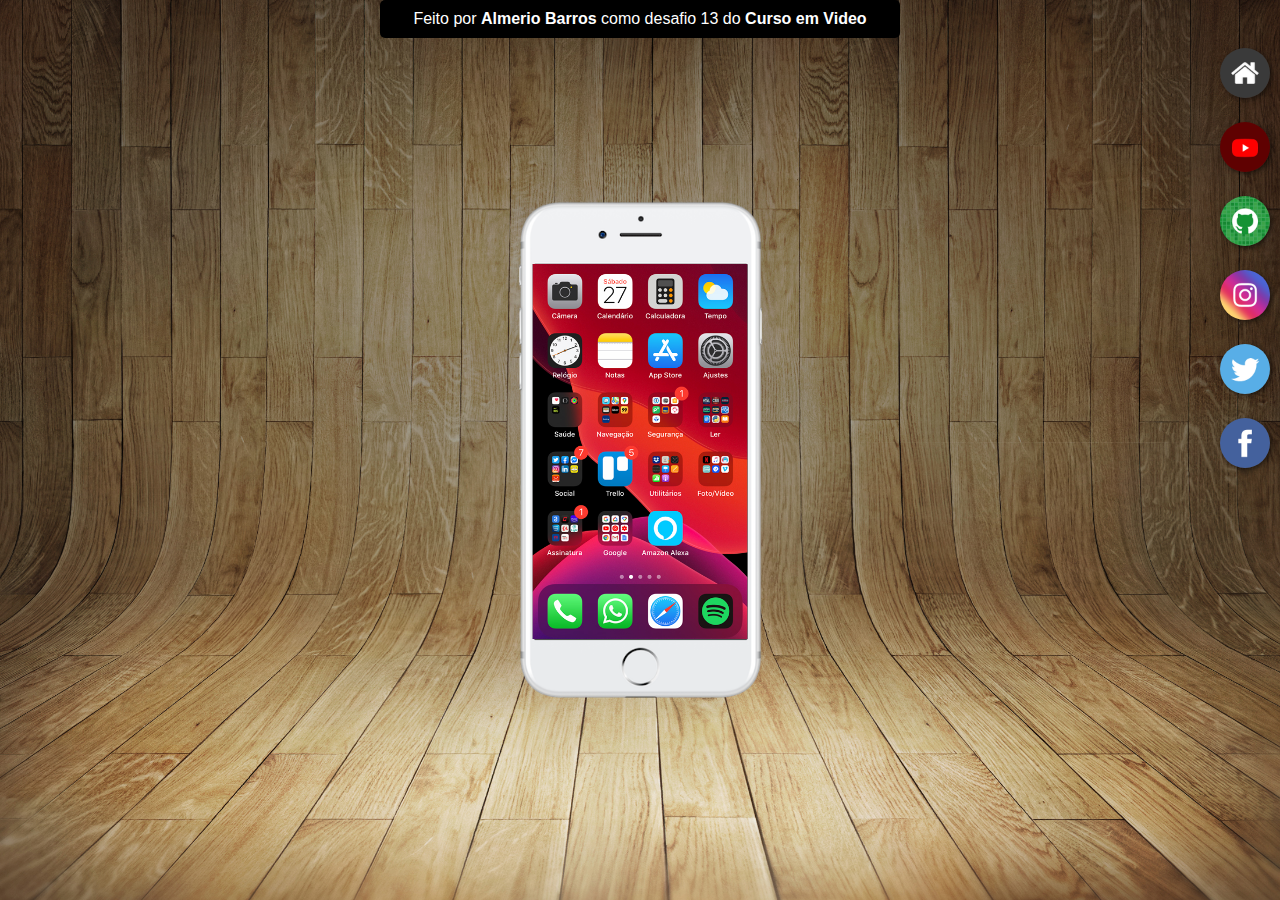
<file: index.html>
<!DOCTYPE html>
<html lang="pt-br">
<head>
    <meta charset="UTF-8">
    <meta name="viewport" content="width=device-width, initial-scale=1.0">
    <title>Projeto Social [Desafio]</title>

    <link rel="stylesheet" href="estilos/style.css">
</head>
<body>
    
    <main>
        <section id="referencia">
            Feito por <strong>Almerio Barros</strong> como desafio 13 do <a href="https://www.cursoemvideo.com/" target="_blank">Curso em Video</a>

        </section>
        <section id="celular">
            <iframe src="tela.html" frameborder="0" name="tela" id="tela"></iframe>

        </section>
        <section id="botao">
            <a href="tela.html" target="tela"><img src="Arquivos/imagens/logo-home.jpg" alt="Home"></a>
            <br>
            <a href="youtube.html" target="tela"><img src="Arquivos/imagens/logo-youtube.jpg" alt="YouTube"></a>
            <br>
            <a href="github.html" target="tela"><img src="Arquivos/imagens/logo-github.jpg" alt="GitHub"></a>
            <br>
            <a href="instagram.html" target="tela"><img src="Arquivos/imagens/logo-instagram.jpg" alt="Instagram"></a>
            <br>
            <a href="twitter.html" target="tela"><img src="Arquivos/imagens/logo-twitter.jpg" alt="Twitter"></a>
            <br>
            <a href="facebook.html" target="tela"><img src="Arquivos/imagens/logo-facebook.jpg" alt="Facebook"></a>
            <br>

        </section>
    </main>


</body>
</html>
</file>
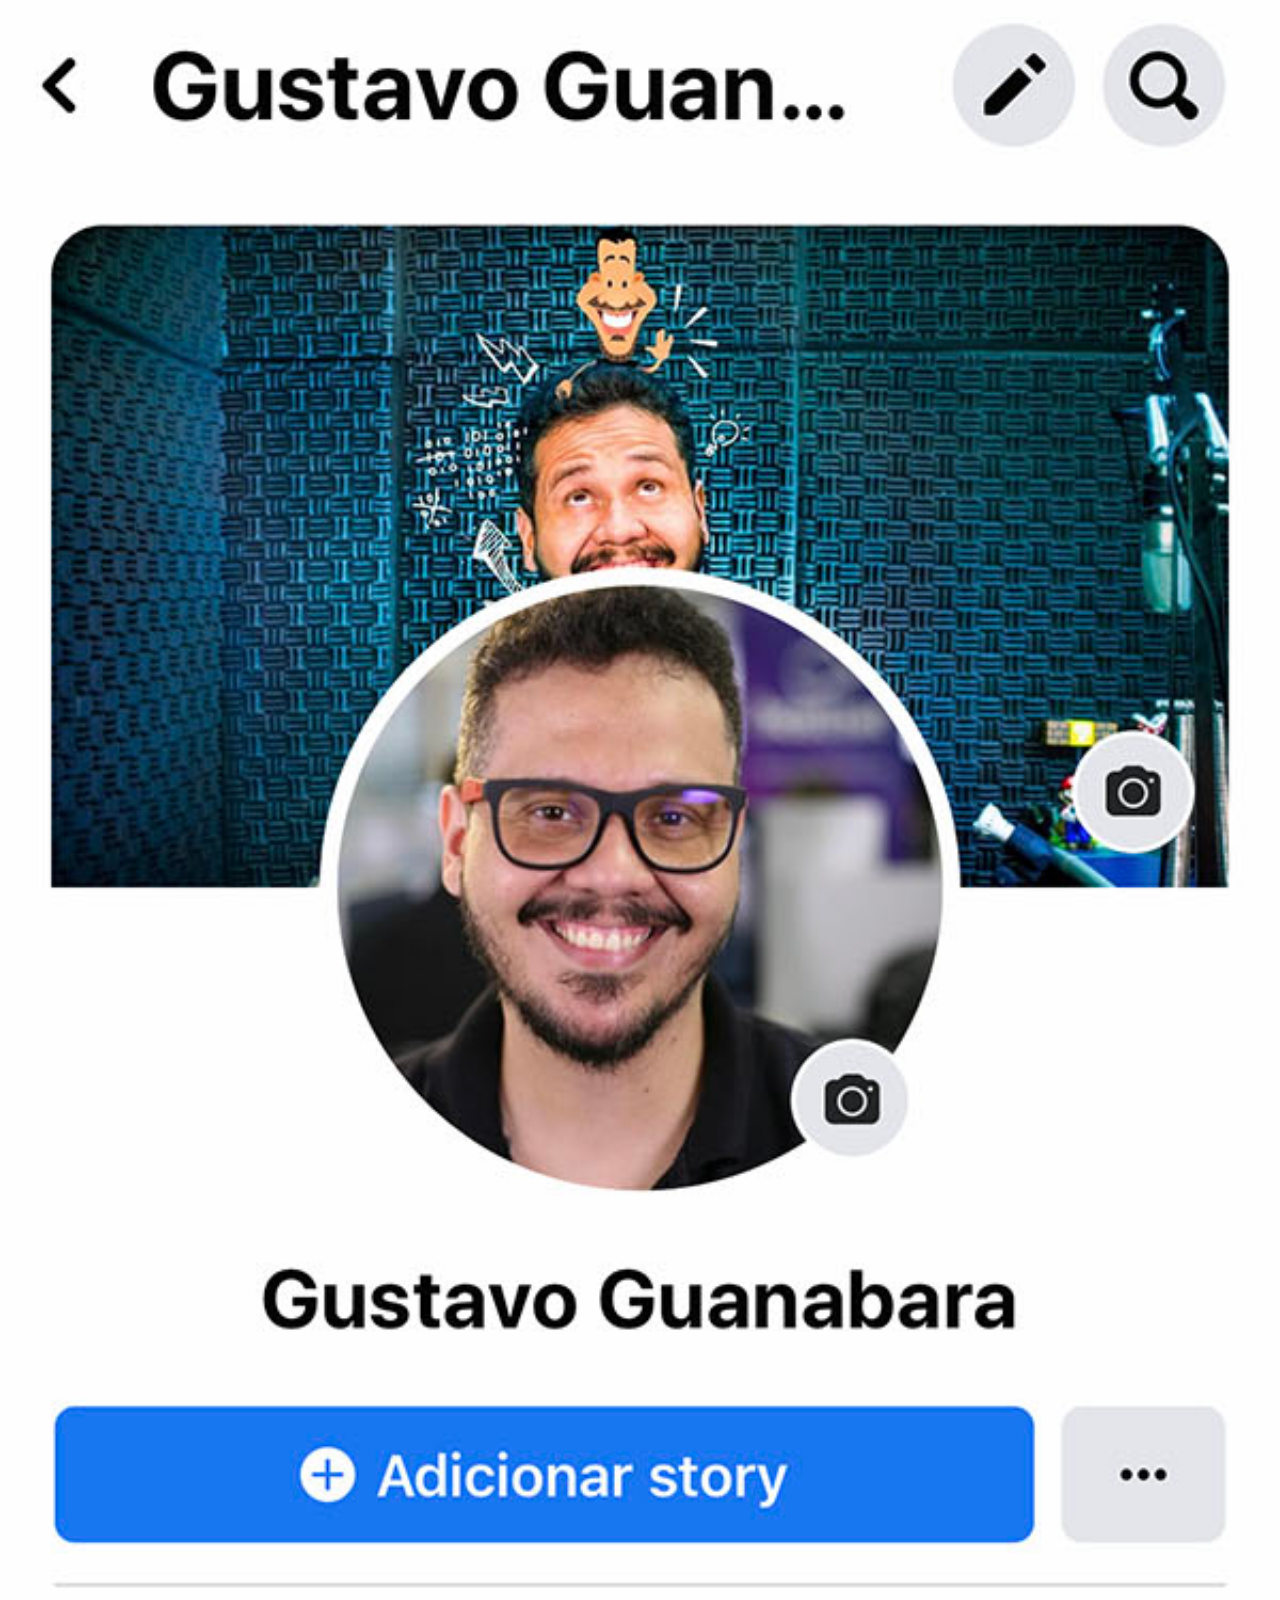
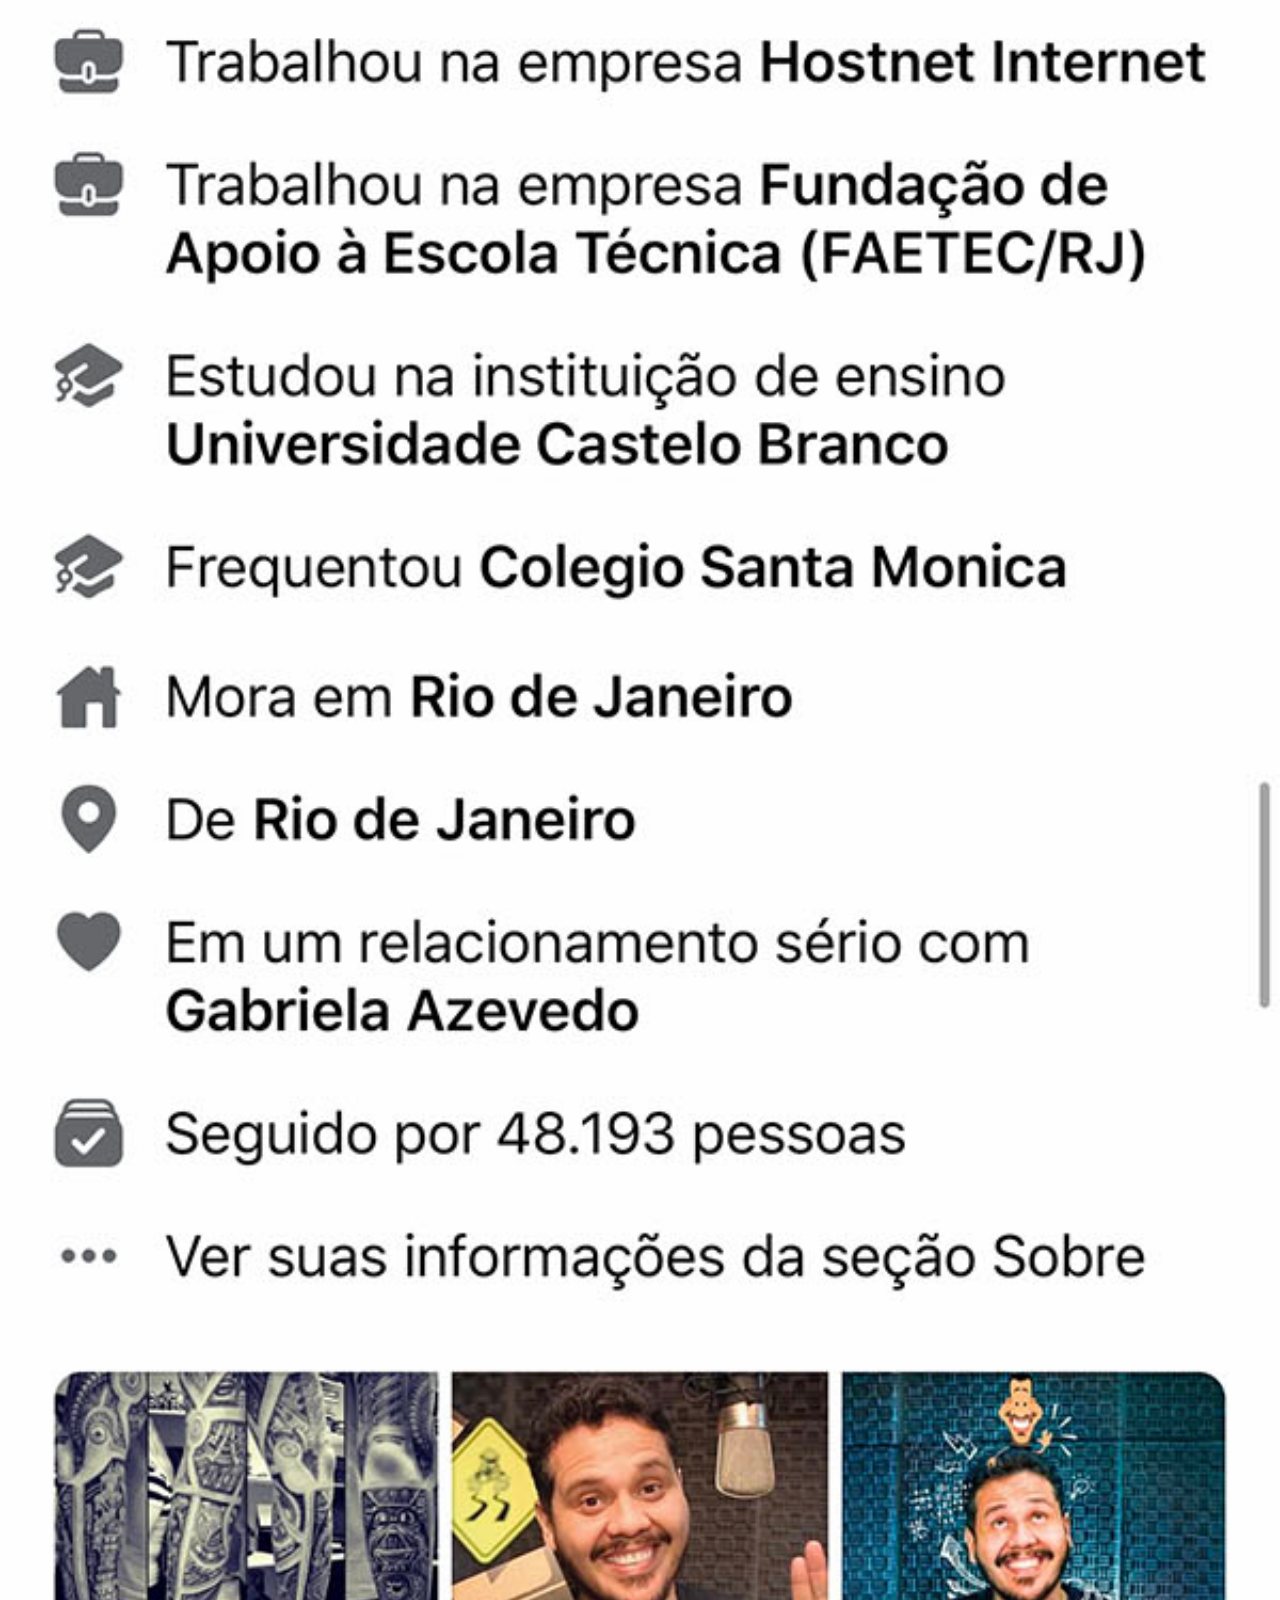
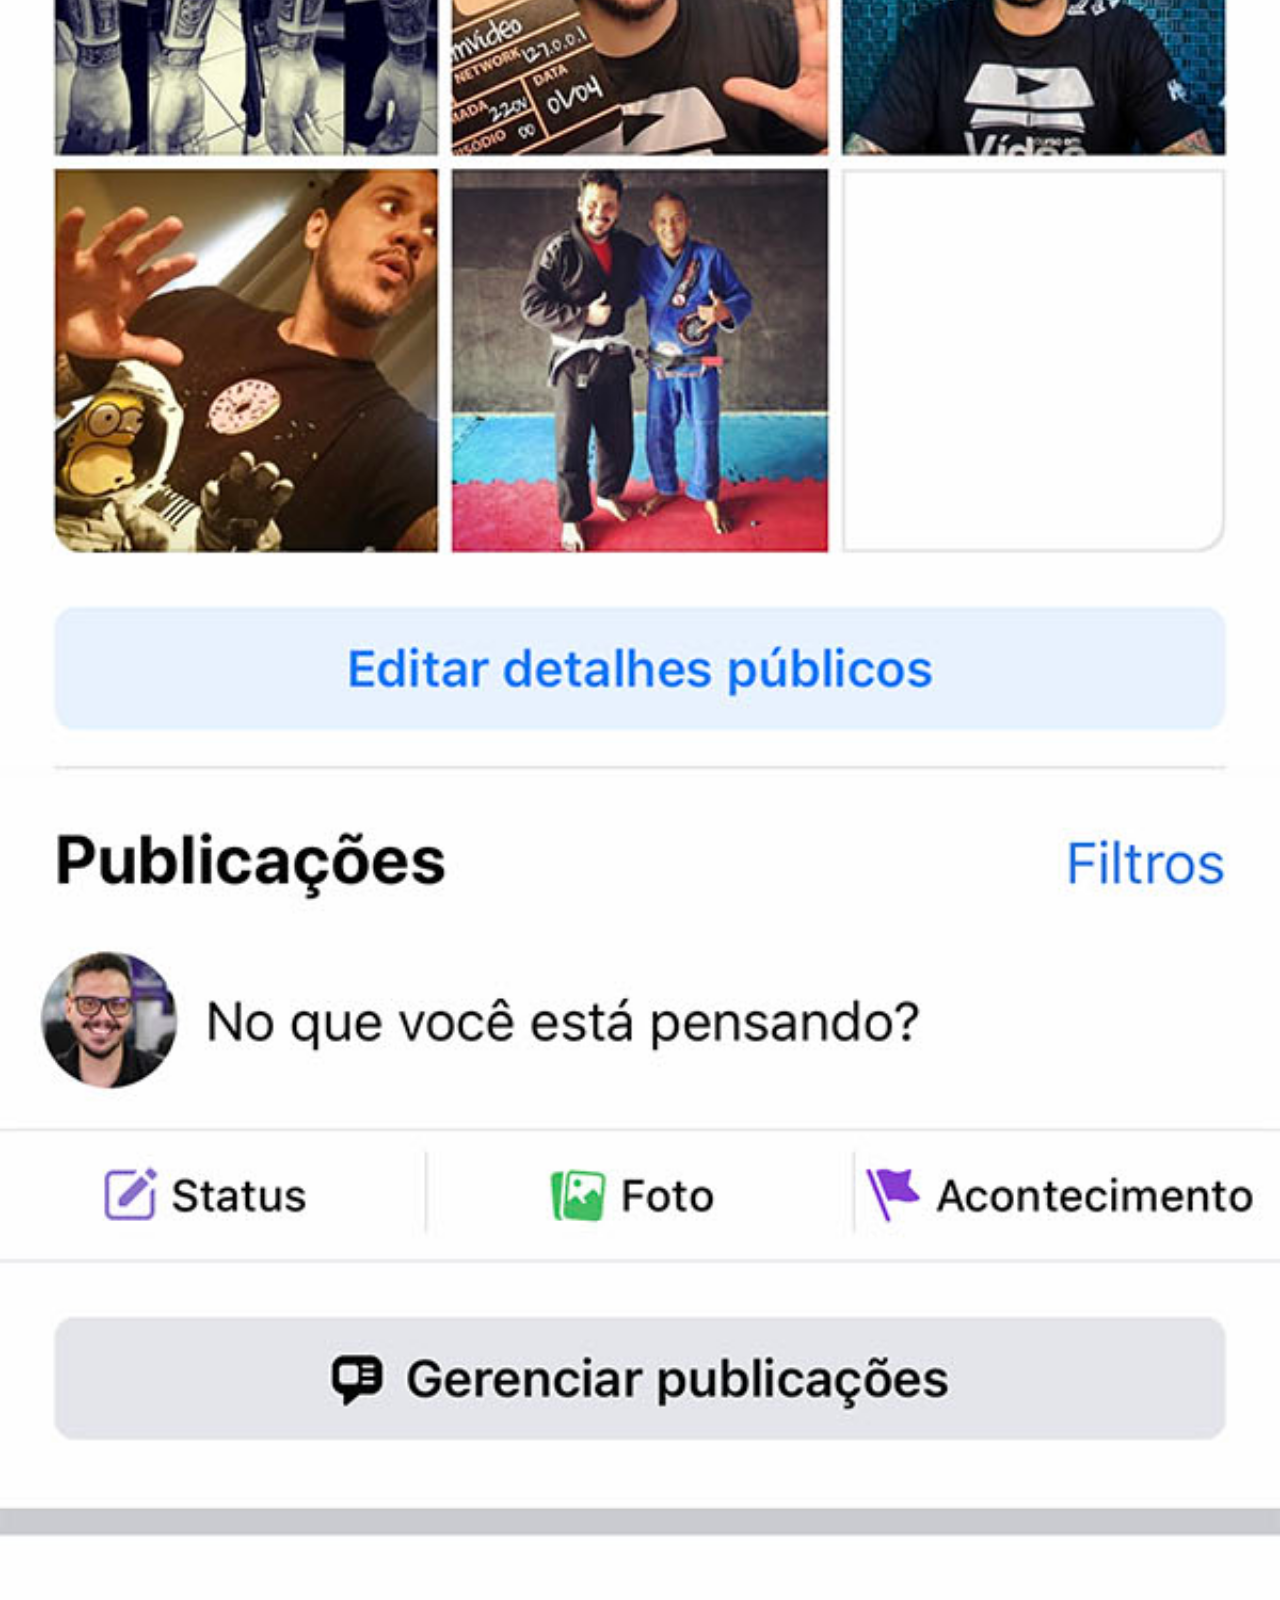
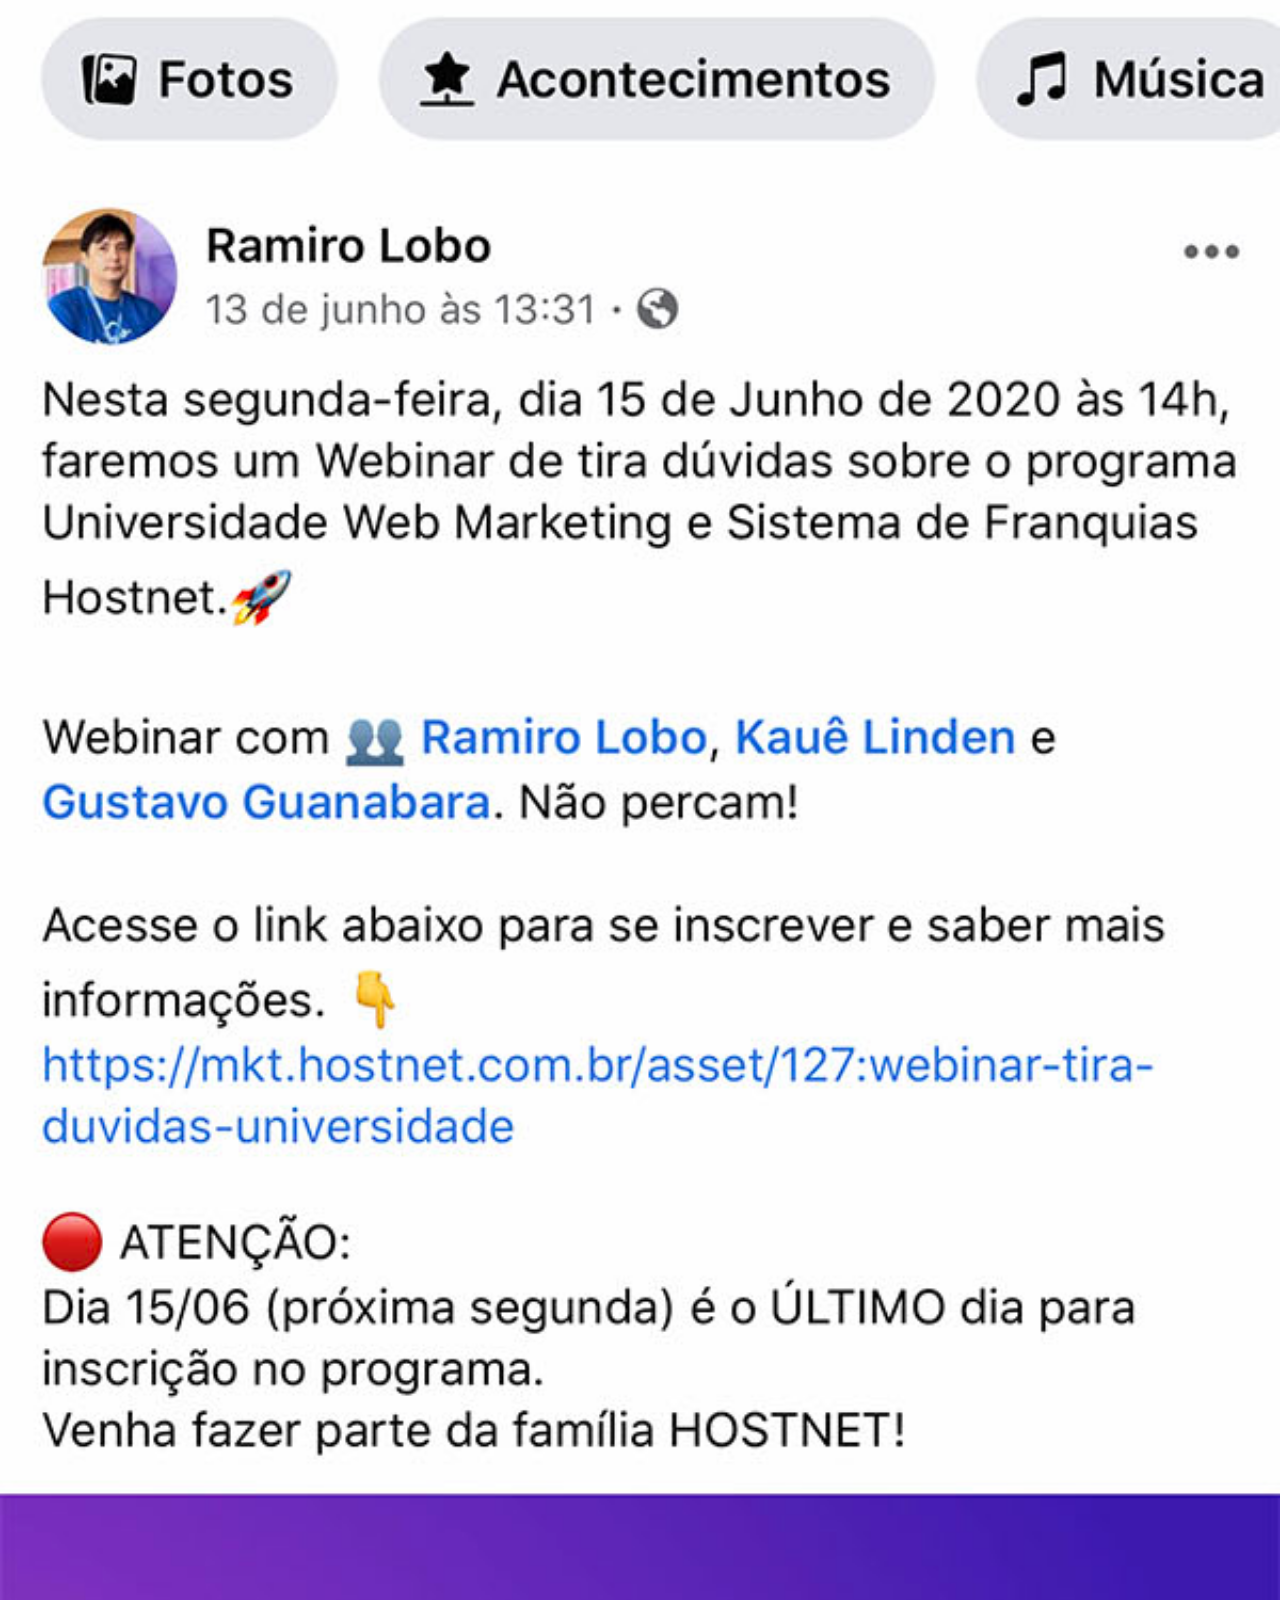
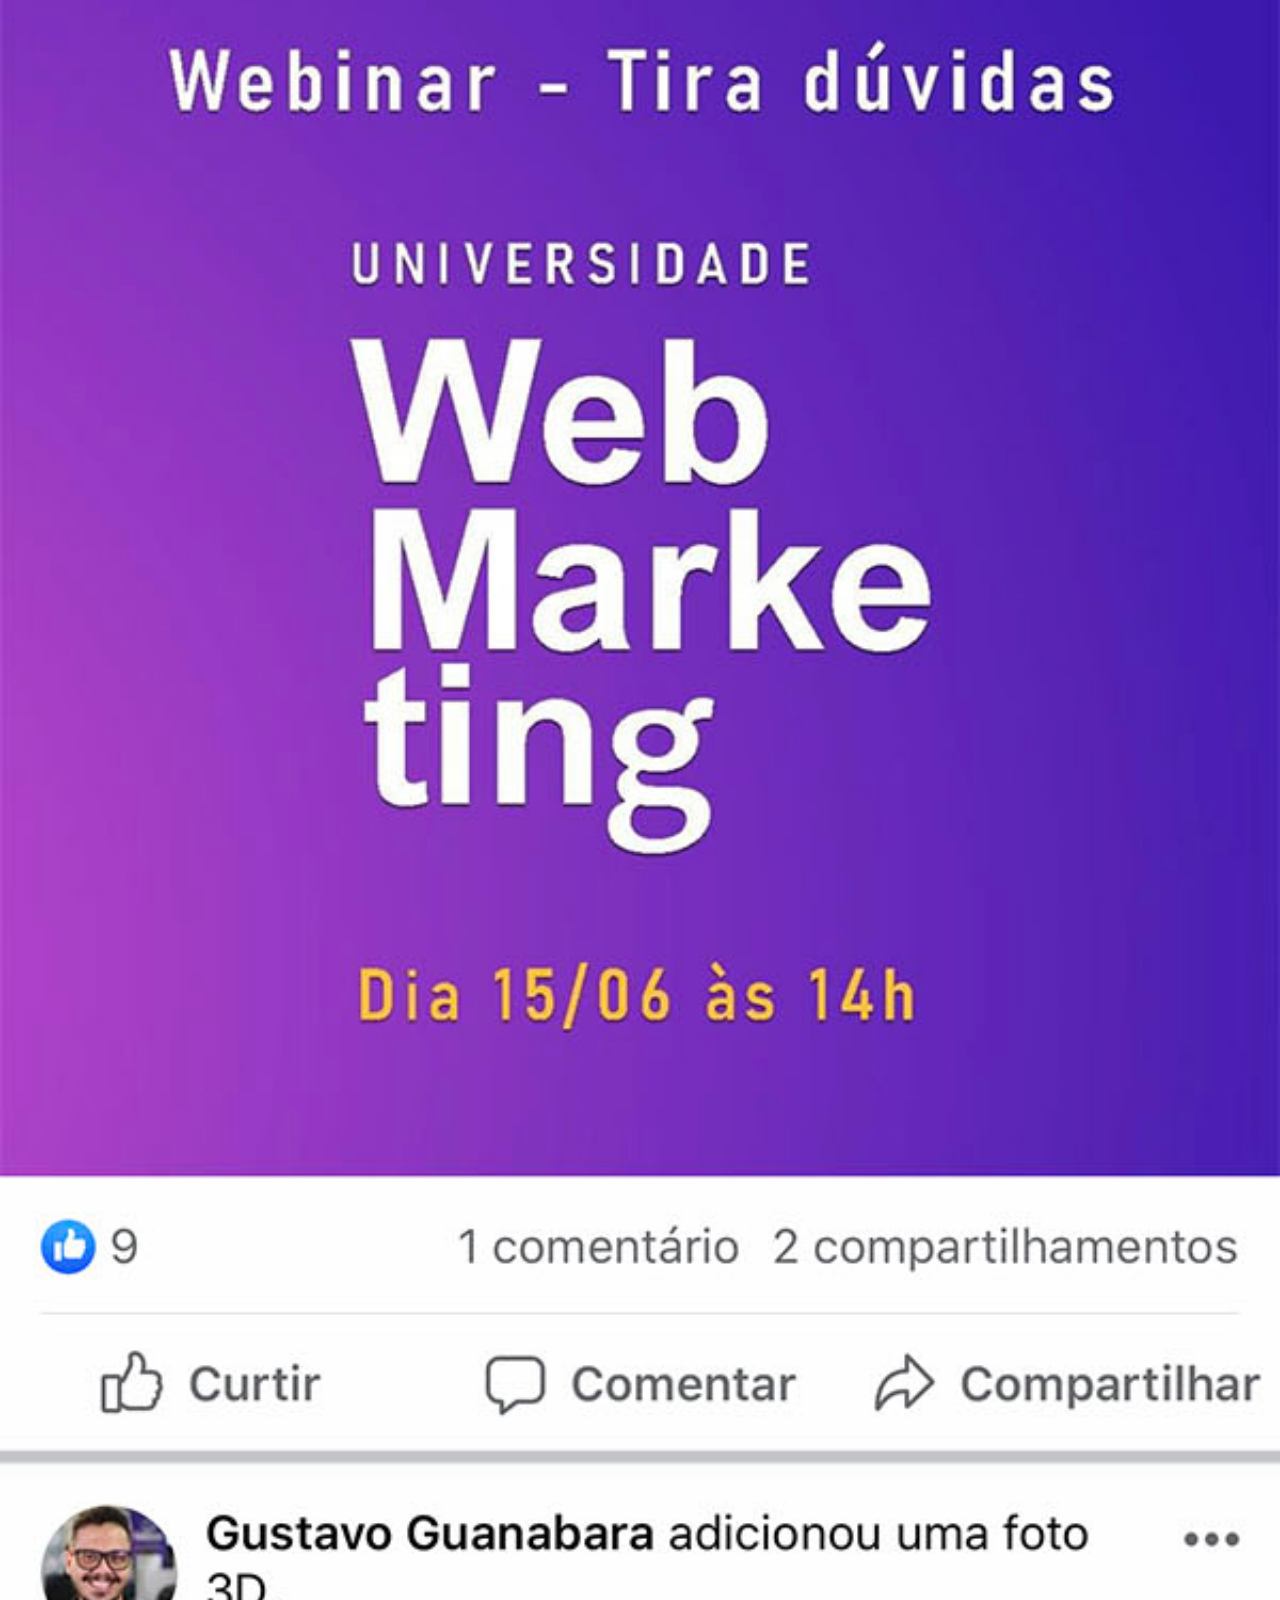
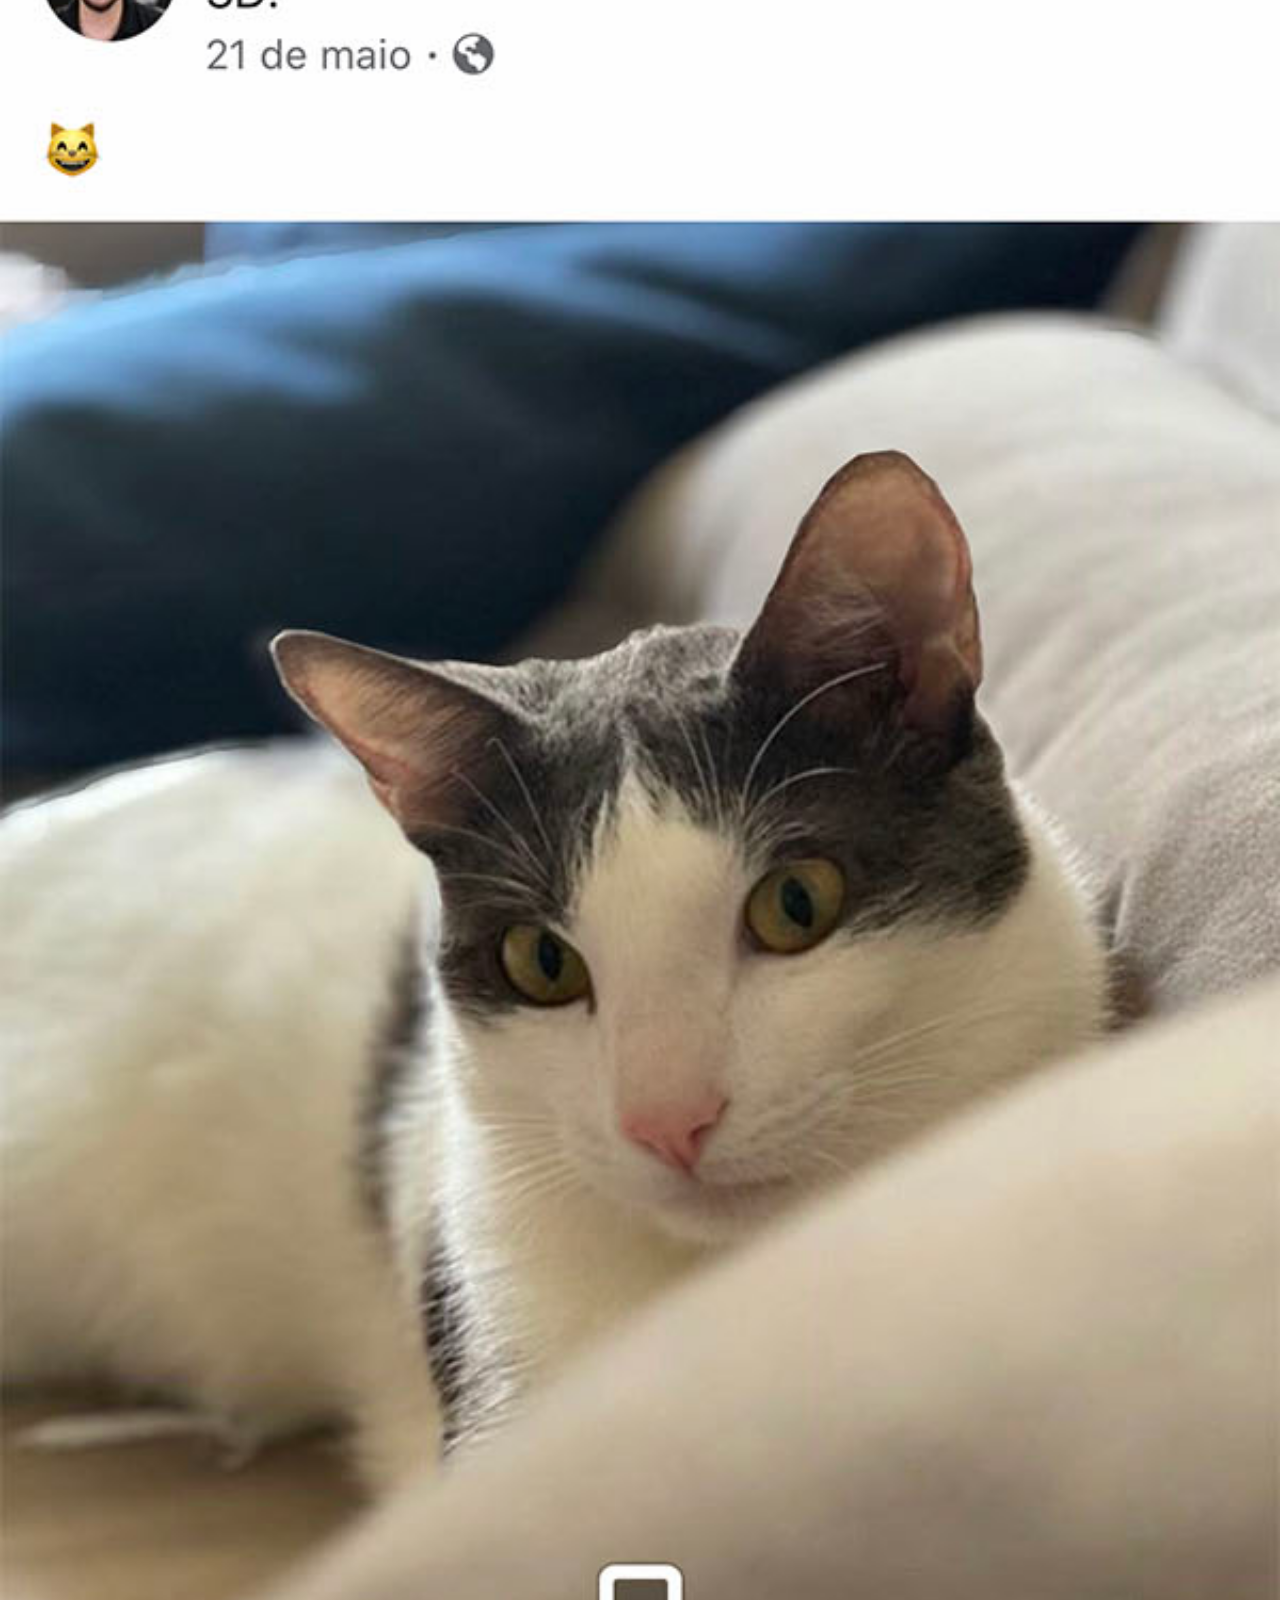
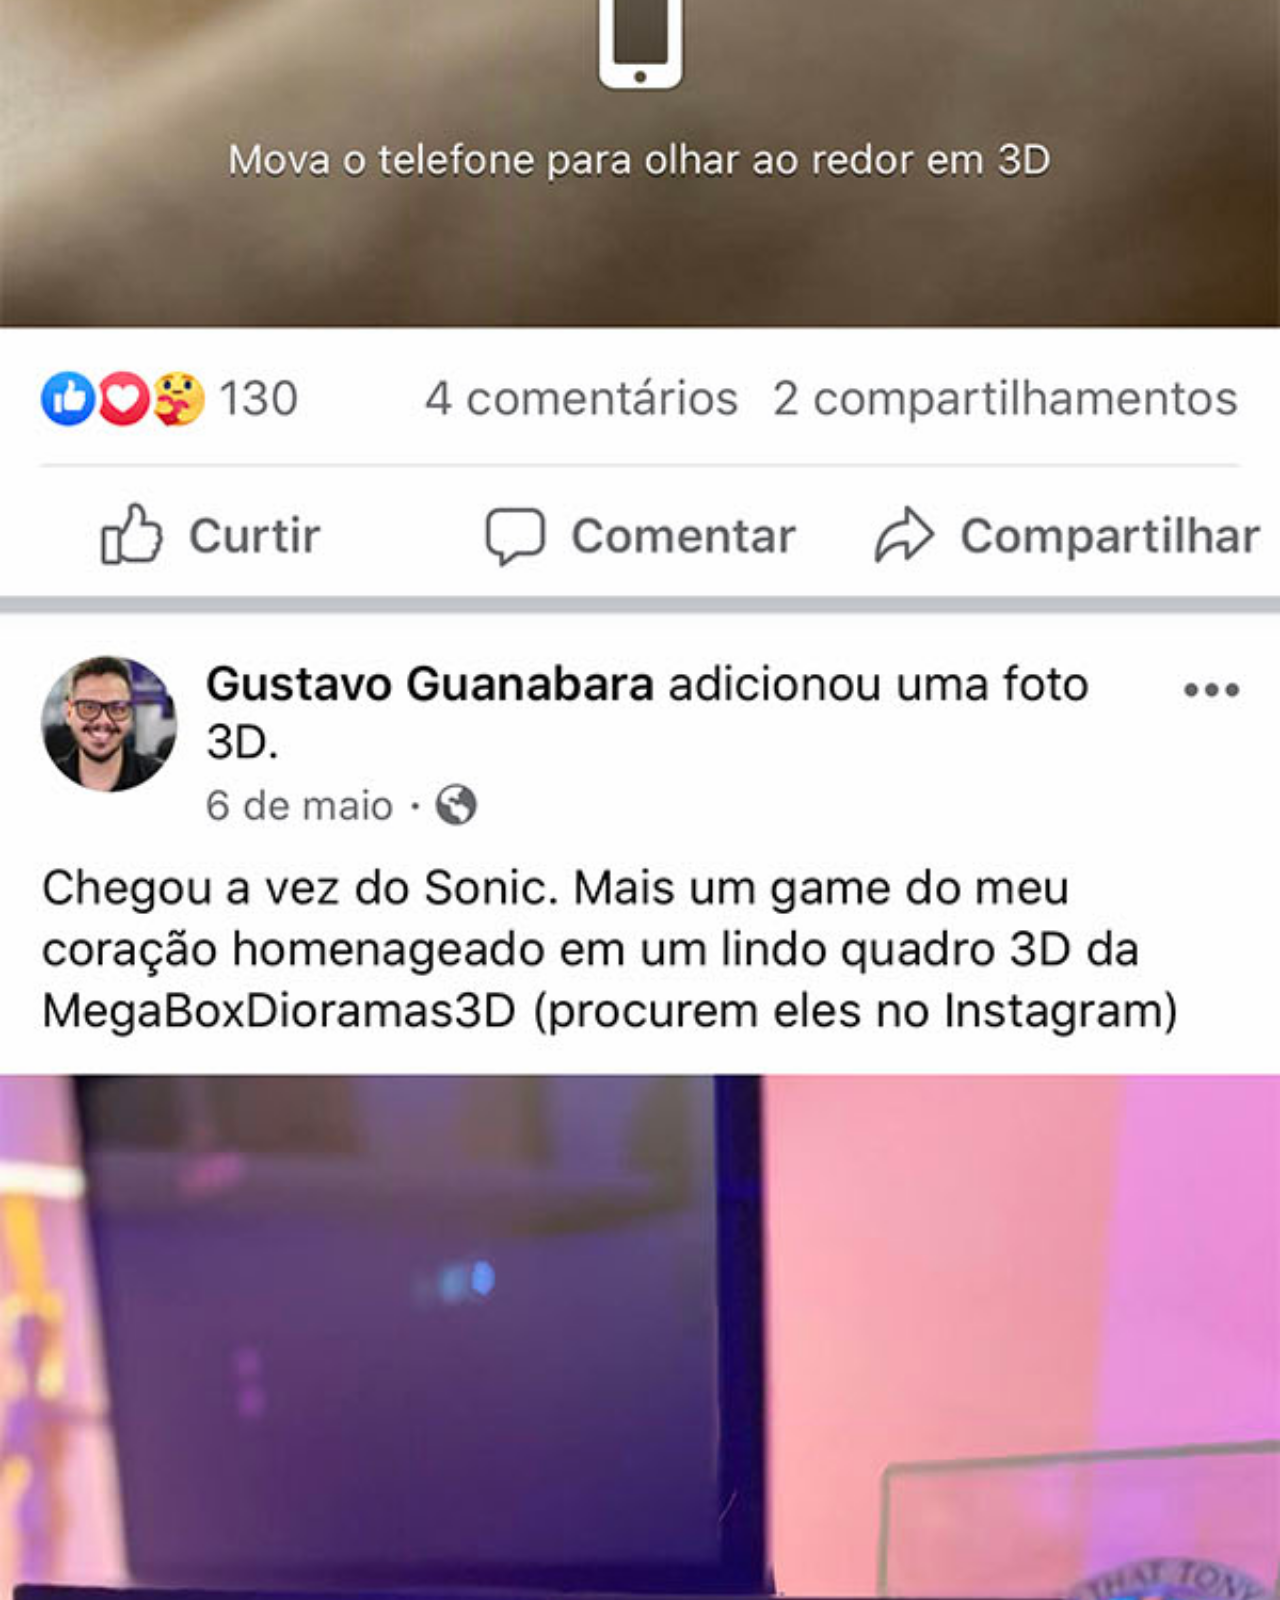
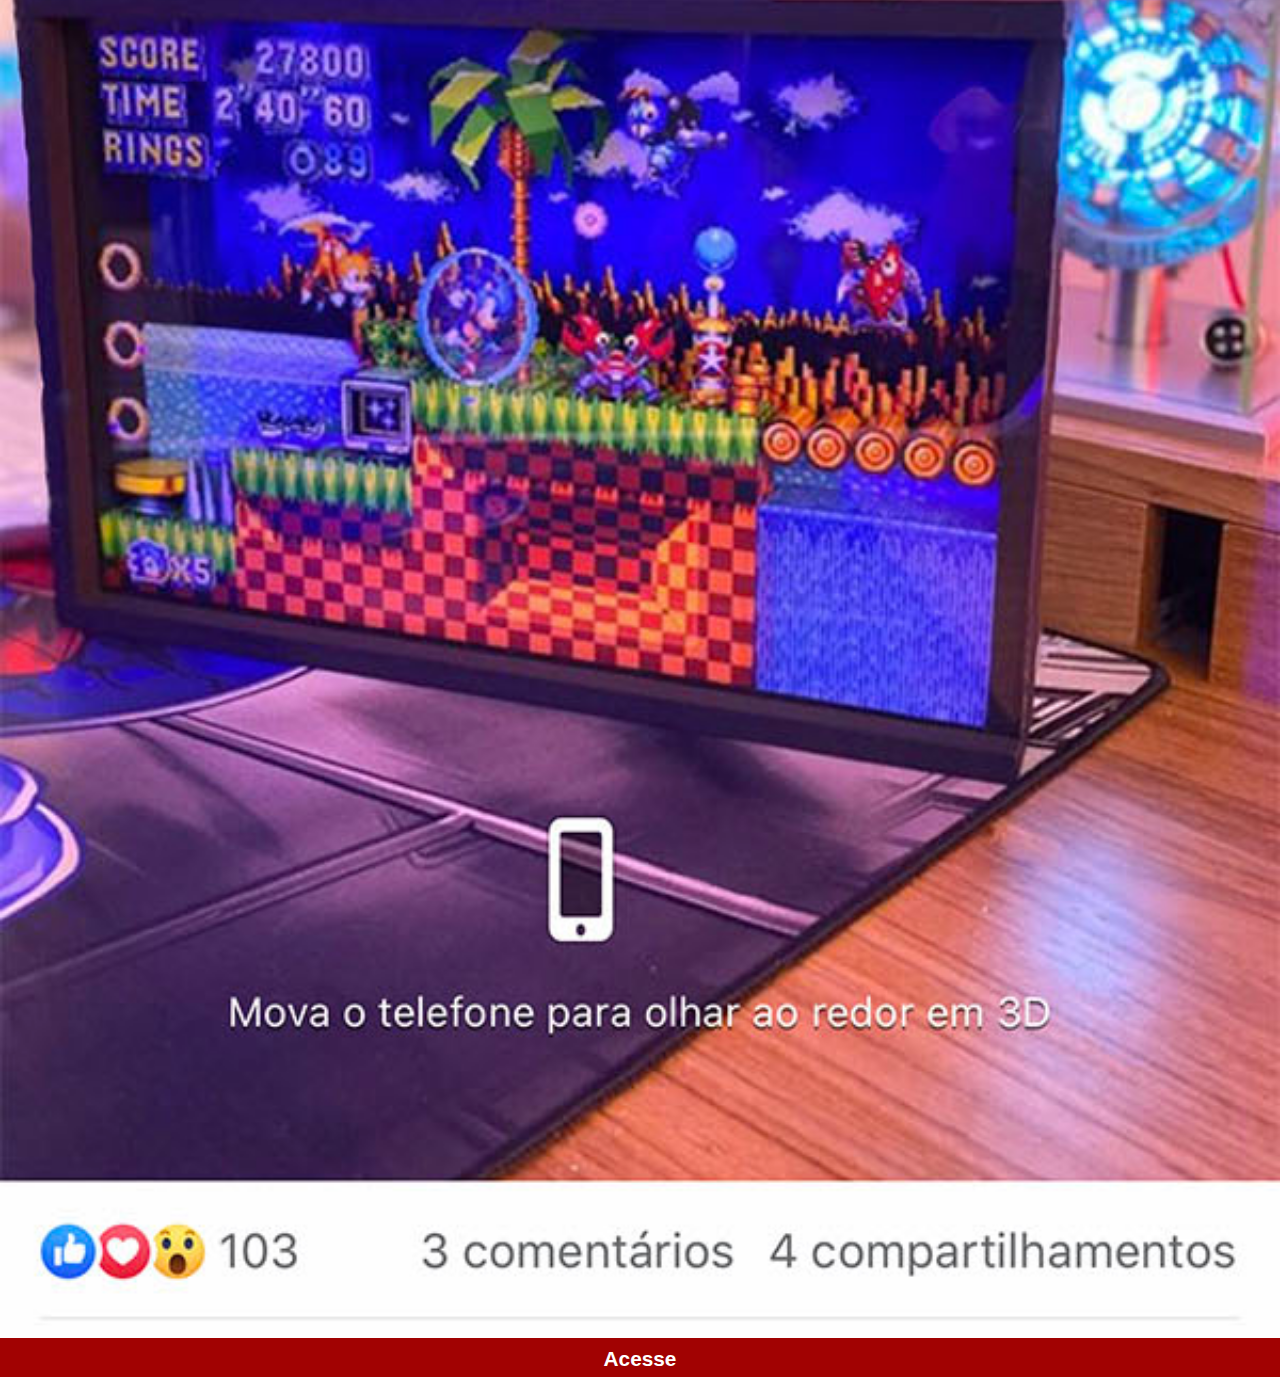
<file: facebook.html>
<!DOCTYPE html>
<html lang="pt-br">
<head>
    <meta charset="UTF-8">
    <meta name="viewport" content="width=device-width, initial-scale=1.0">
    <title>Pagina Twitter</title>

    <link rel="stylesheet" href="estilos/social.css">
</head>
<body>

    <img src="Arquivos/imagens/tela-facebook.jpg" alt="Facebook">
    <a href="https://www.facebook.com/gustavoguanabara/" target="_blank" >Acesse</a>
    
</body>
</html>
</file>
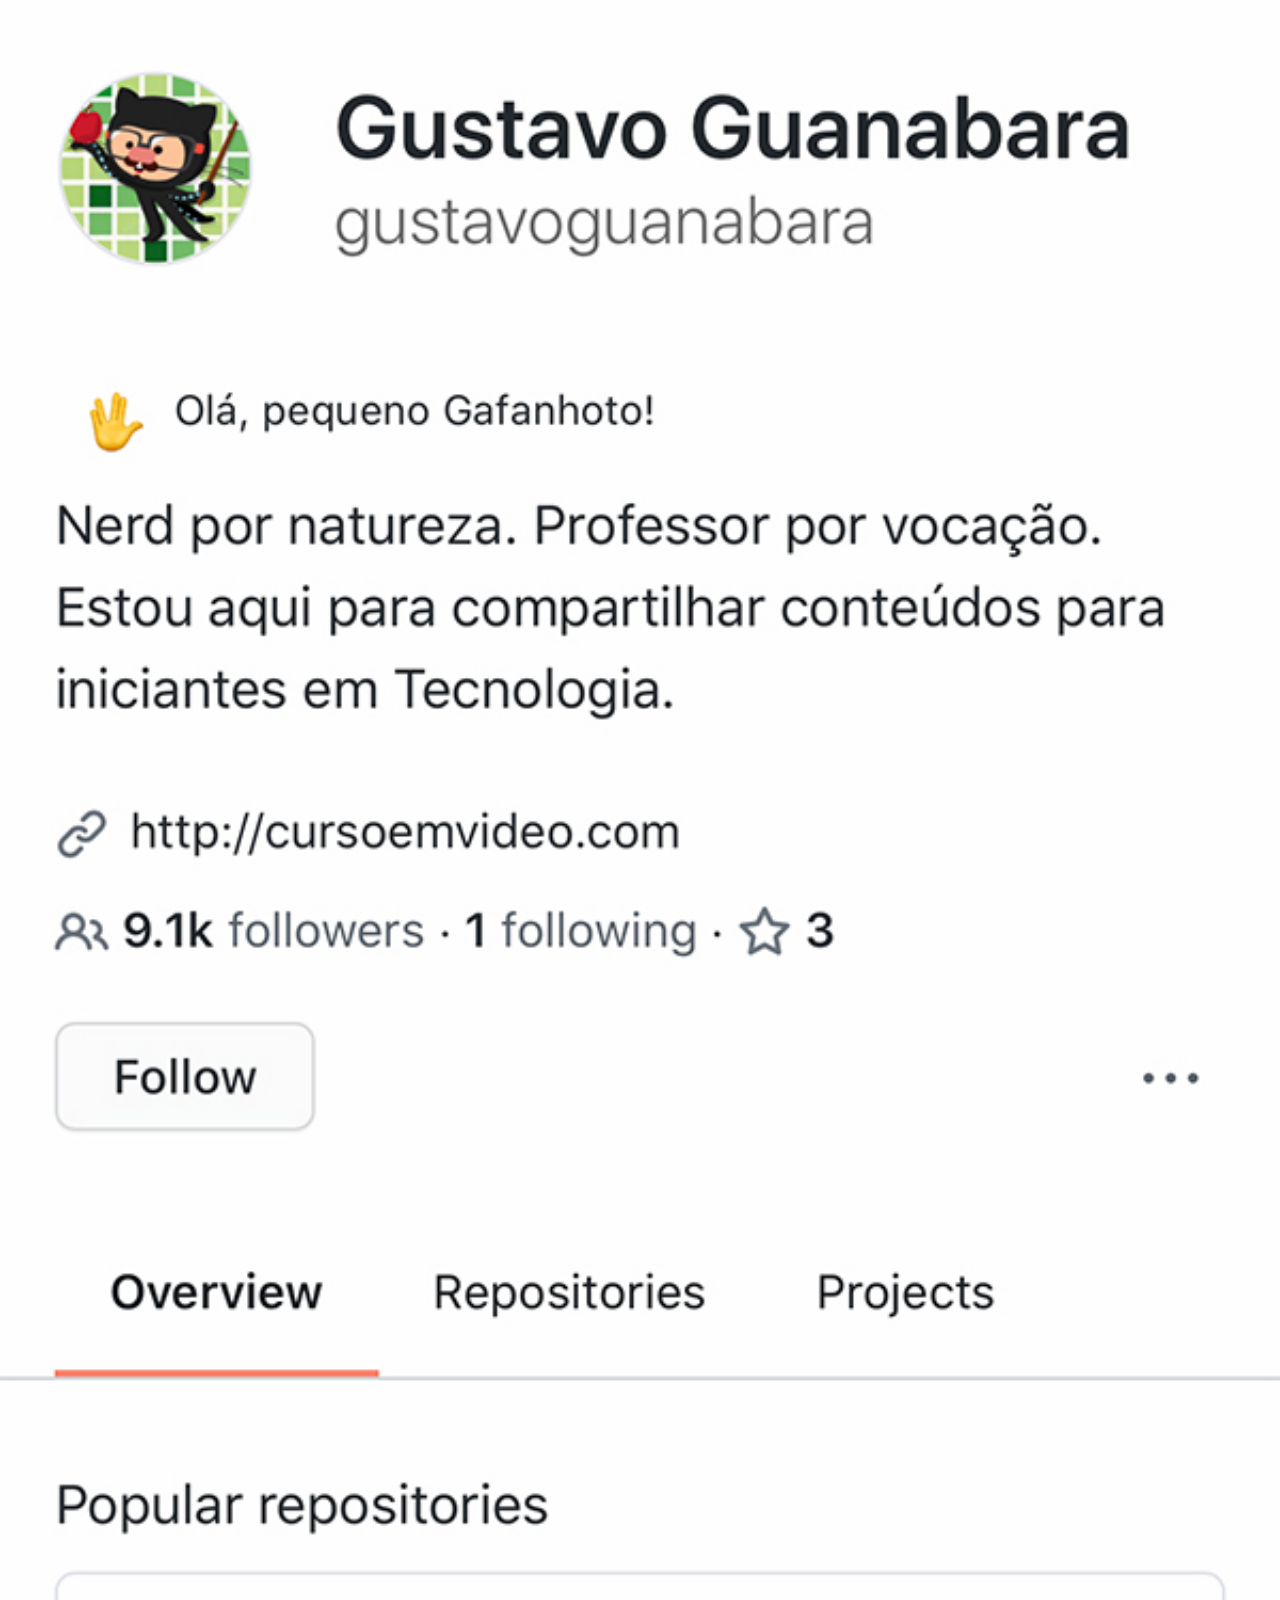
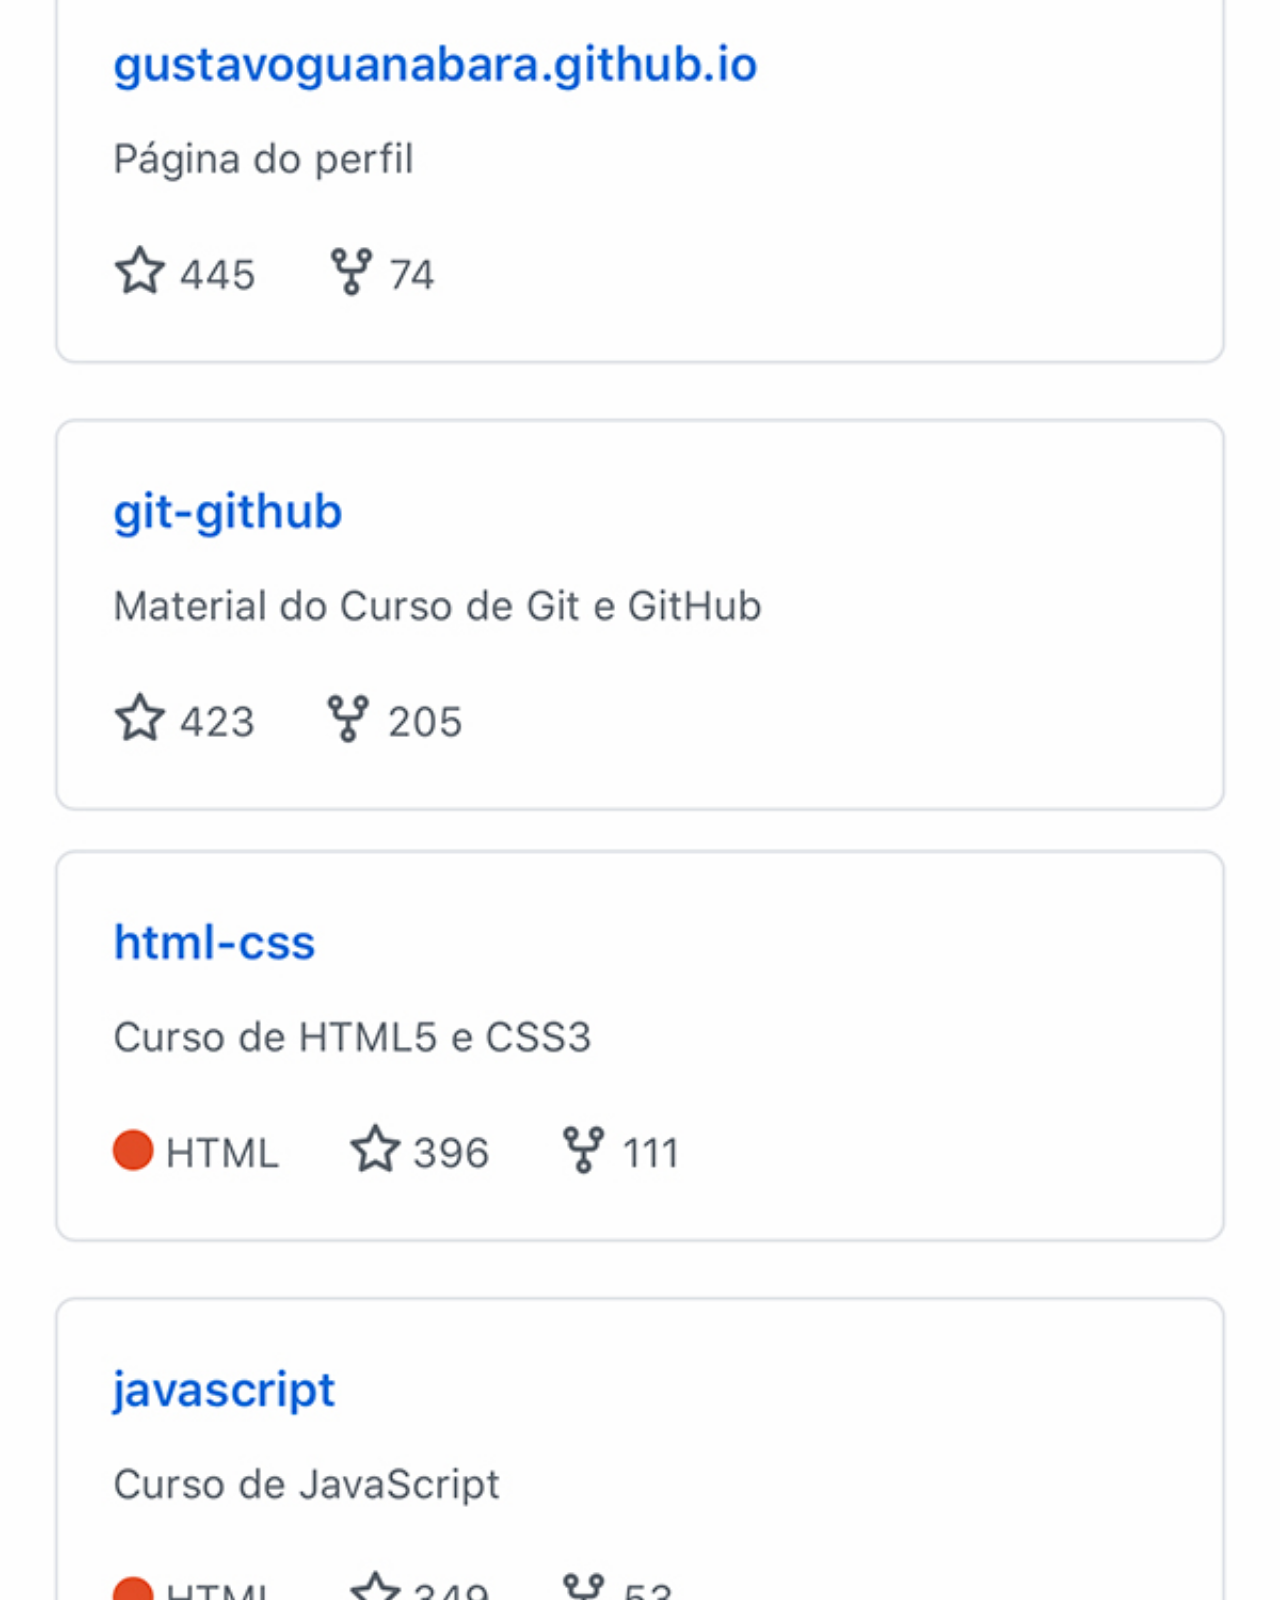
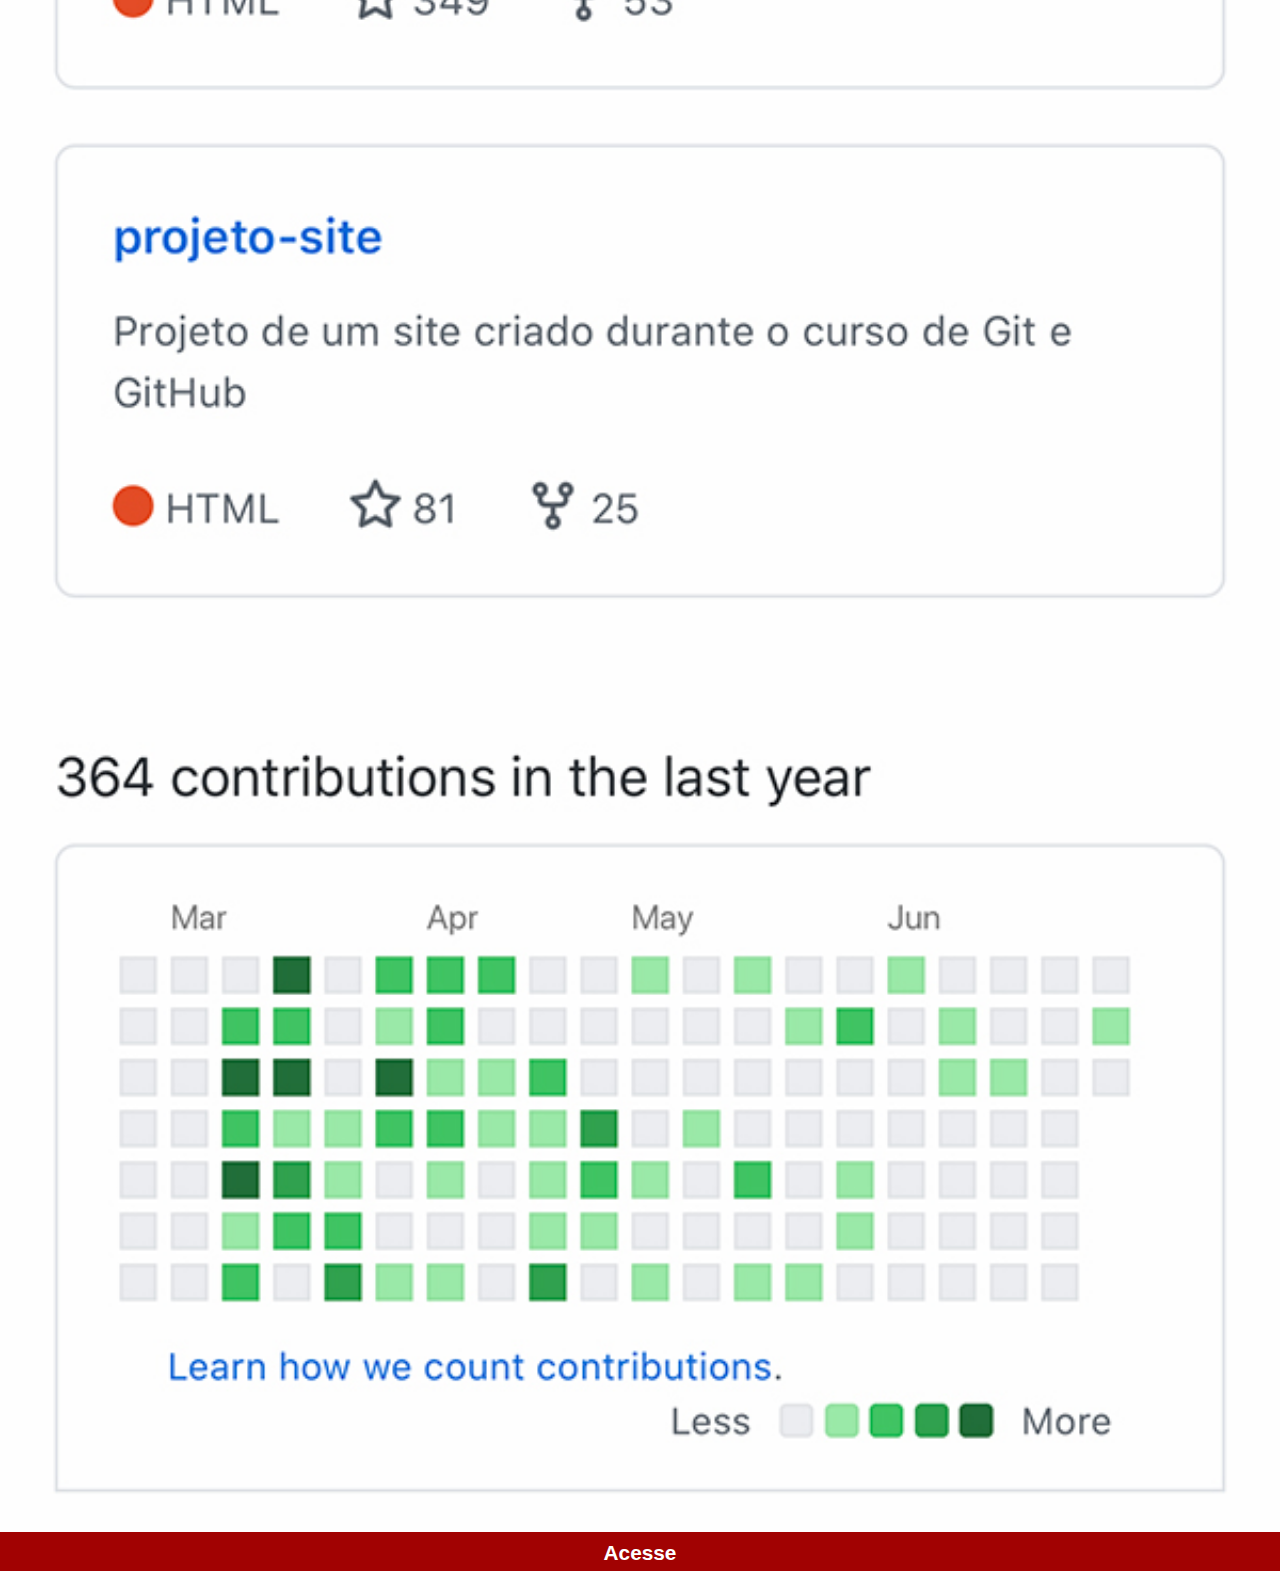
<file: github.html>
<!DOCTYPE html>
<html lang="pt-br">
<head>
    <meta charset="UTF-8">
    <meta name="viewport" content="width=device-width, initial-scale=1.0">
    <title>Pagina Github</title>

    <link rel="stylesheet" href="estilos/social.css">
</head>
<body>

    <img src="Arquivos/imagens/tela-github.jpg" alt="GitHub">
    <a href="https://github.com/gustavoguanabara" target="_blank" >Acesse</a>
    
</body>
</html>
</file>
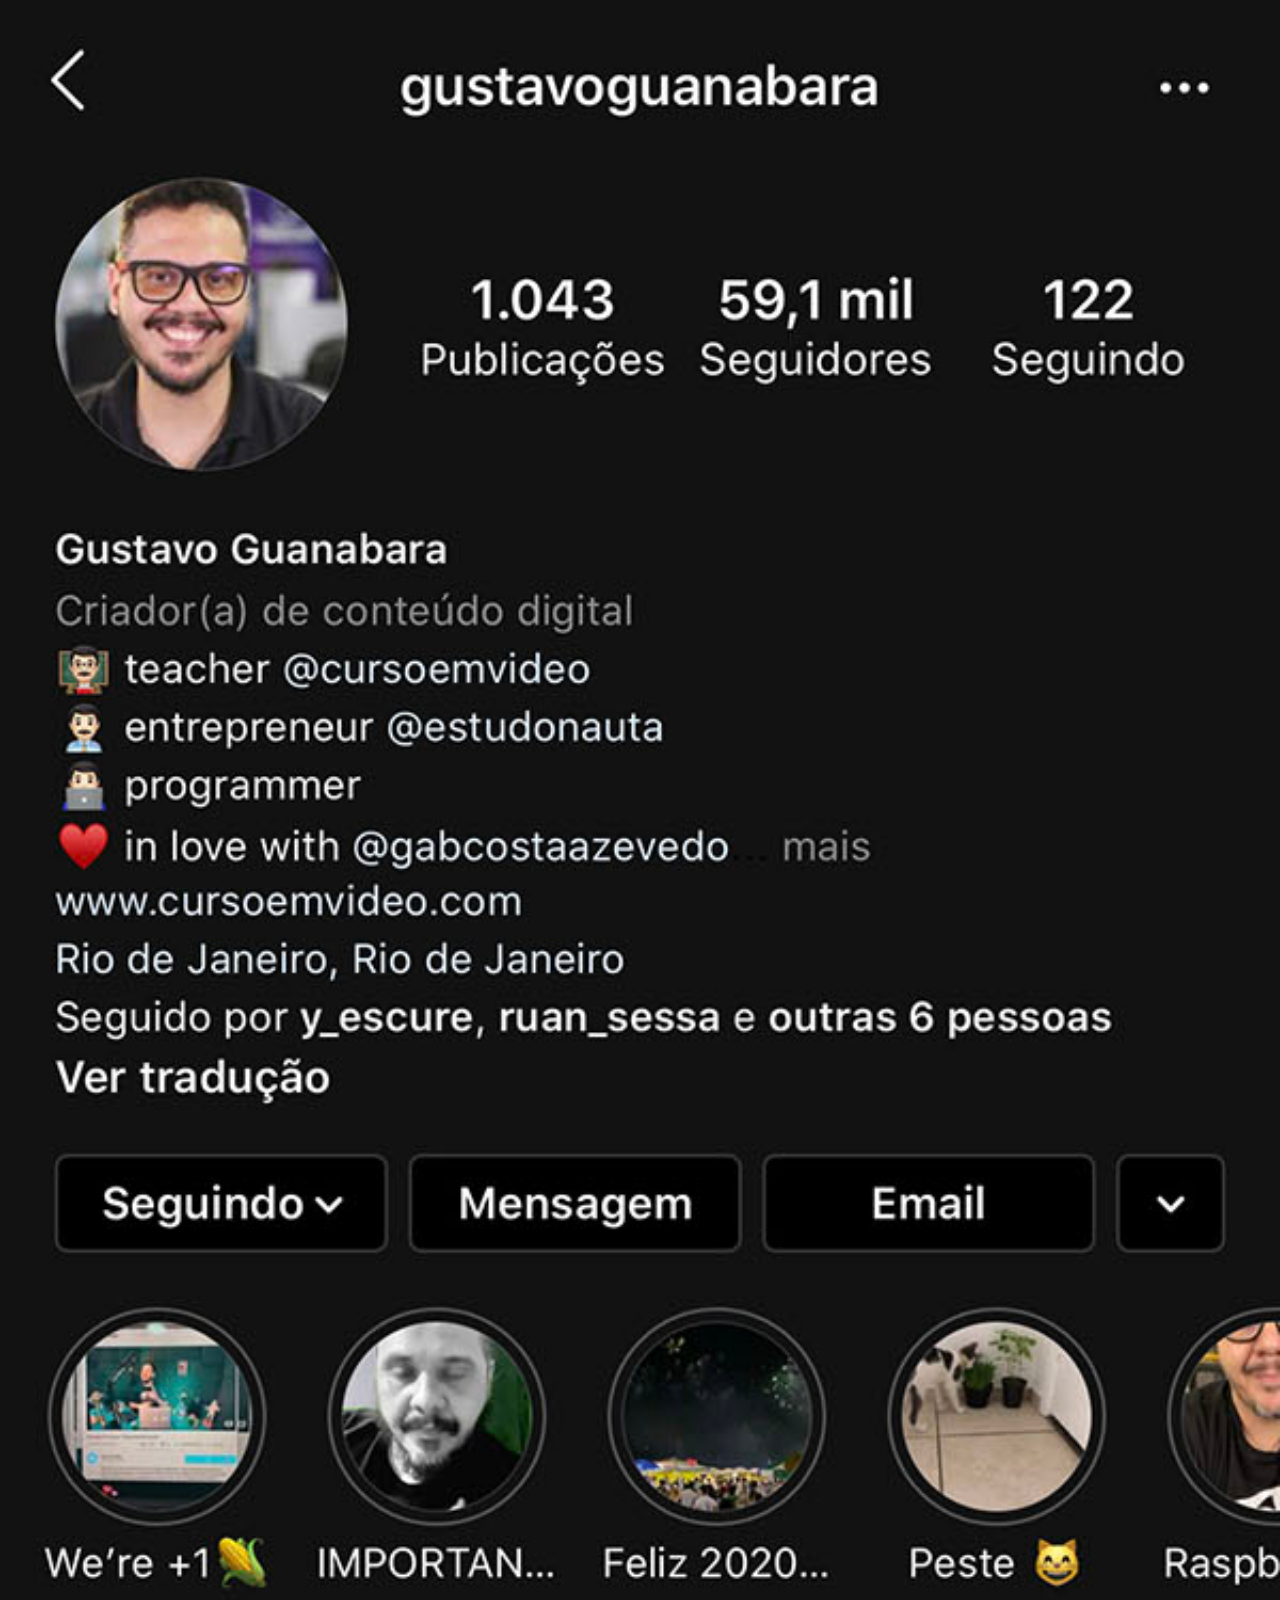
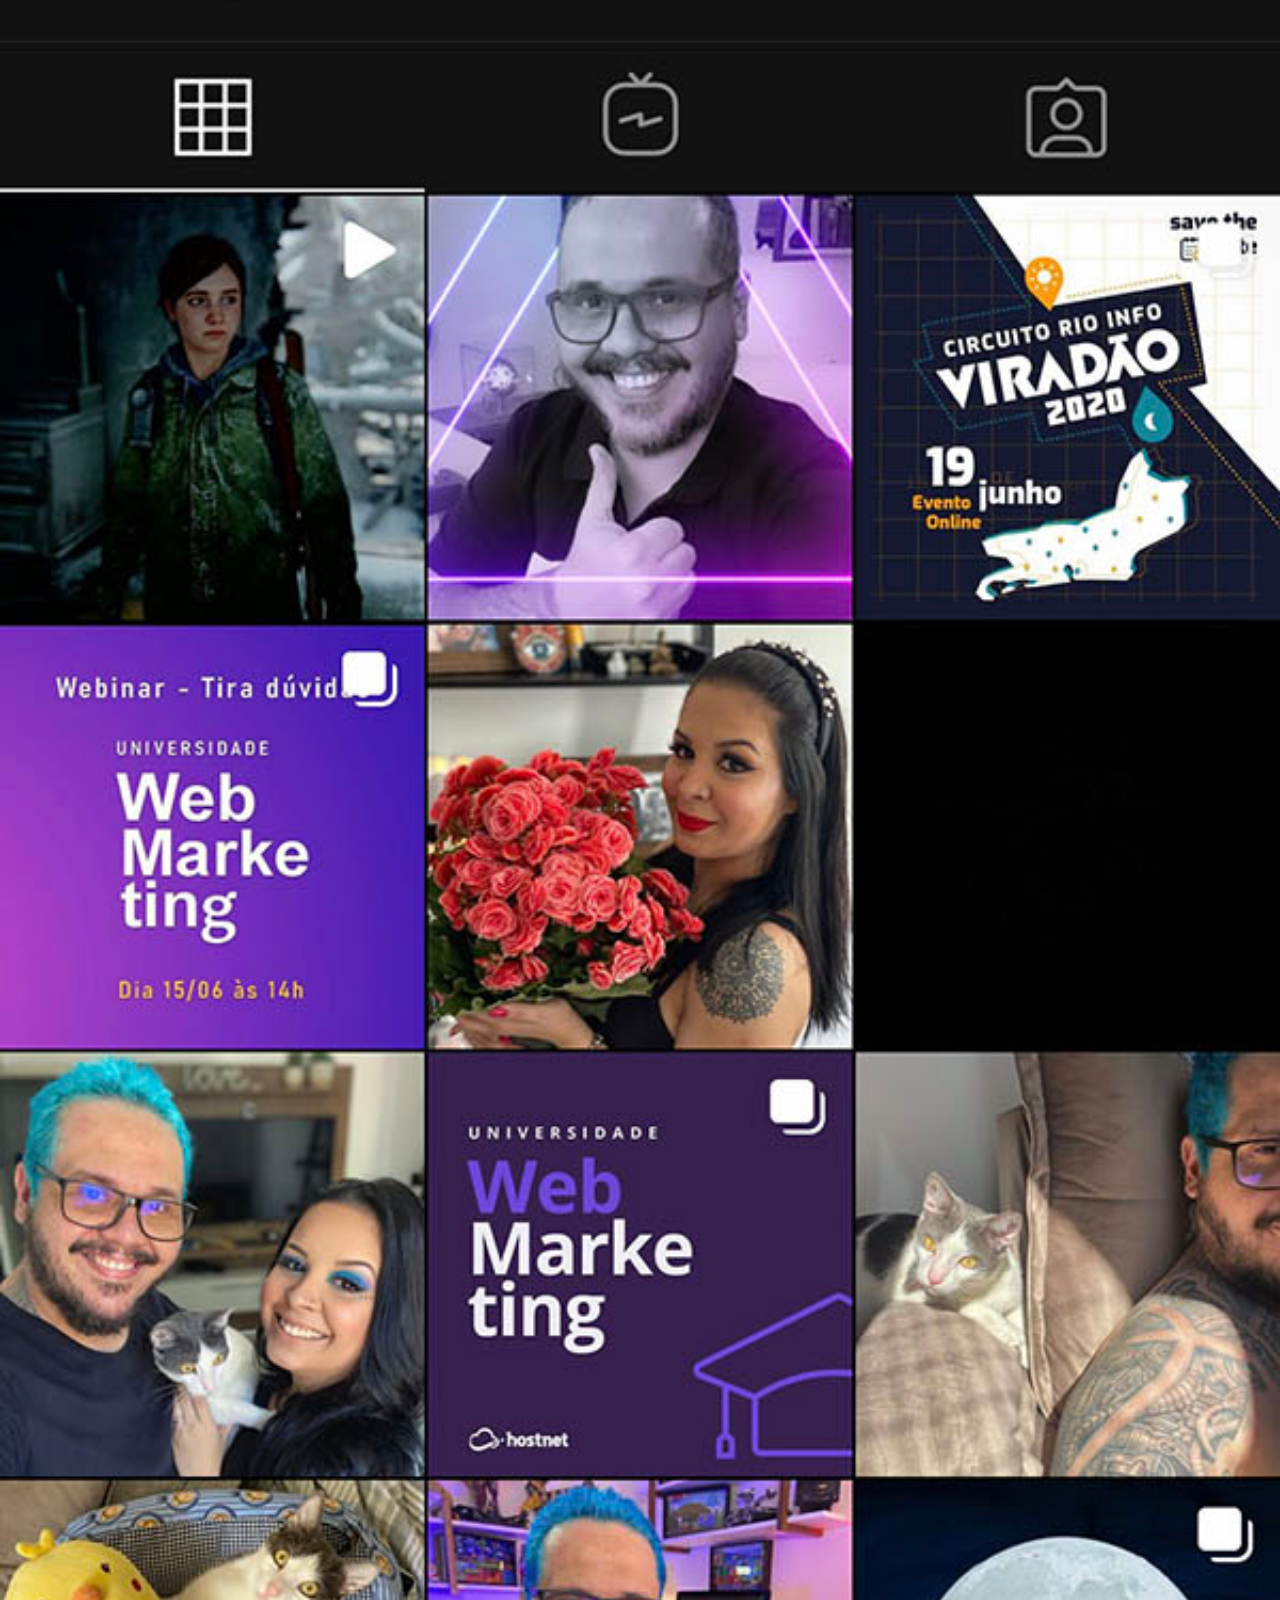
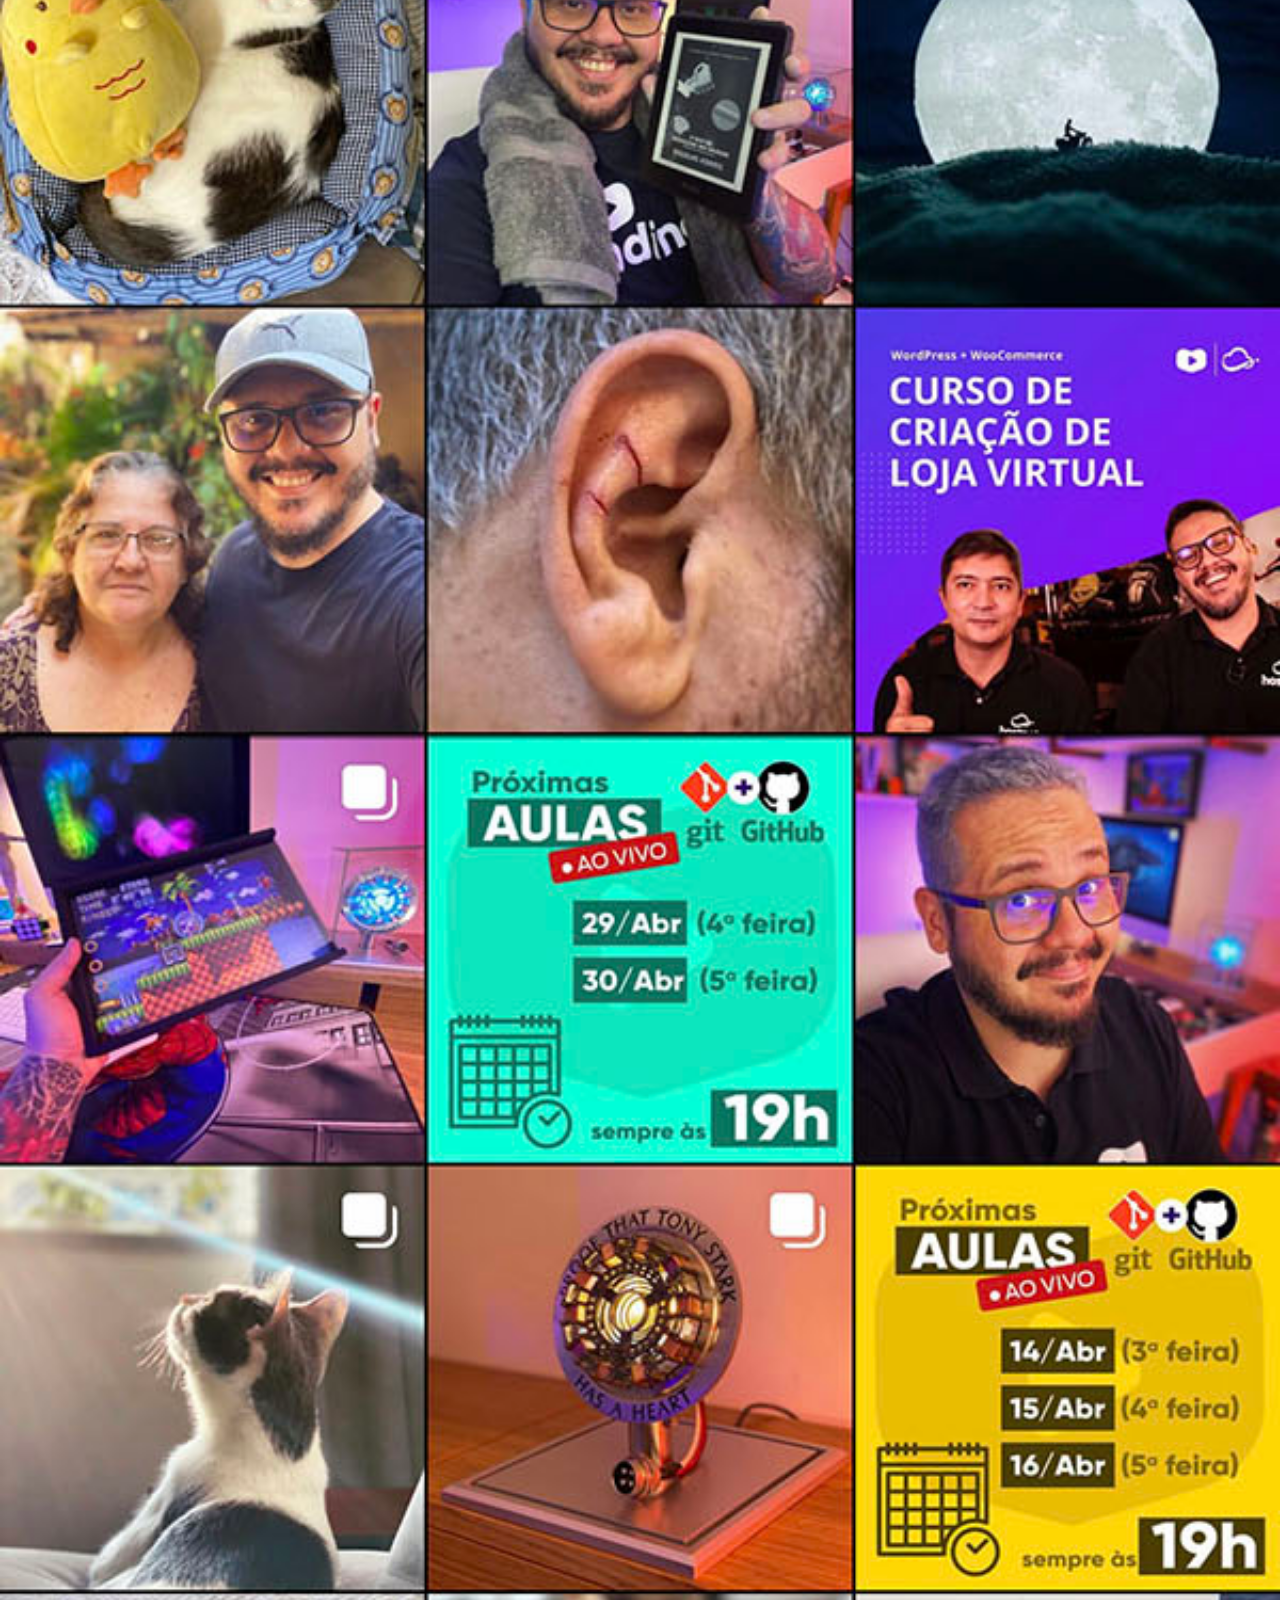
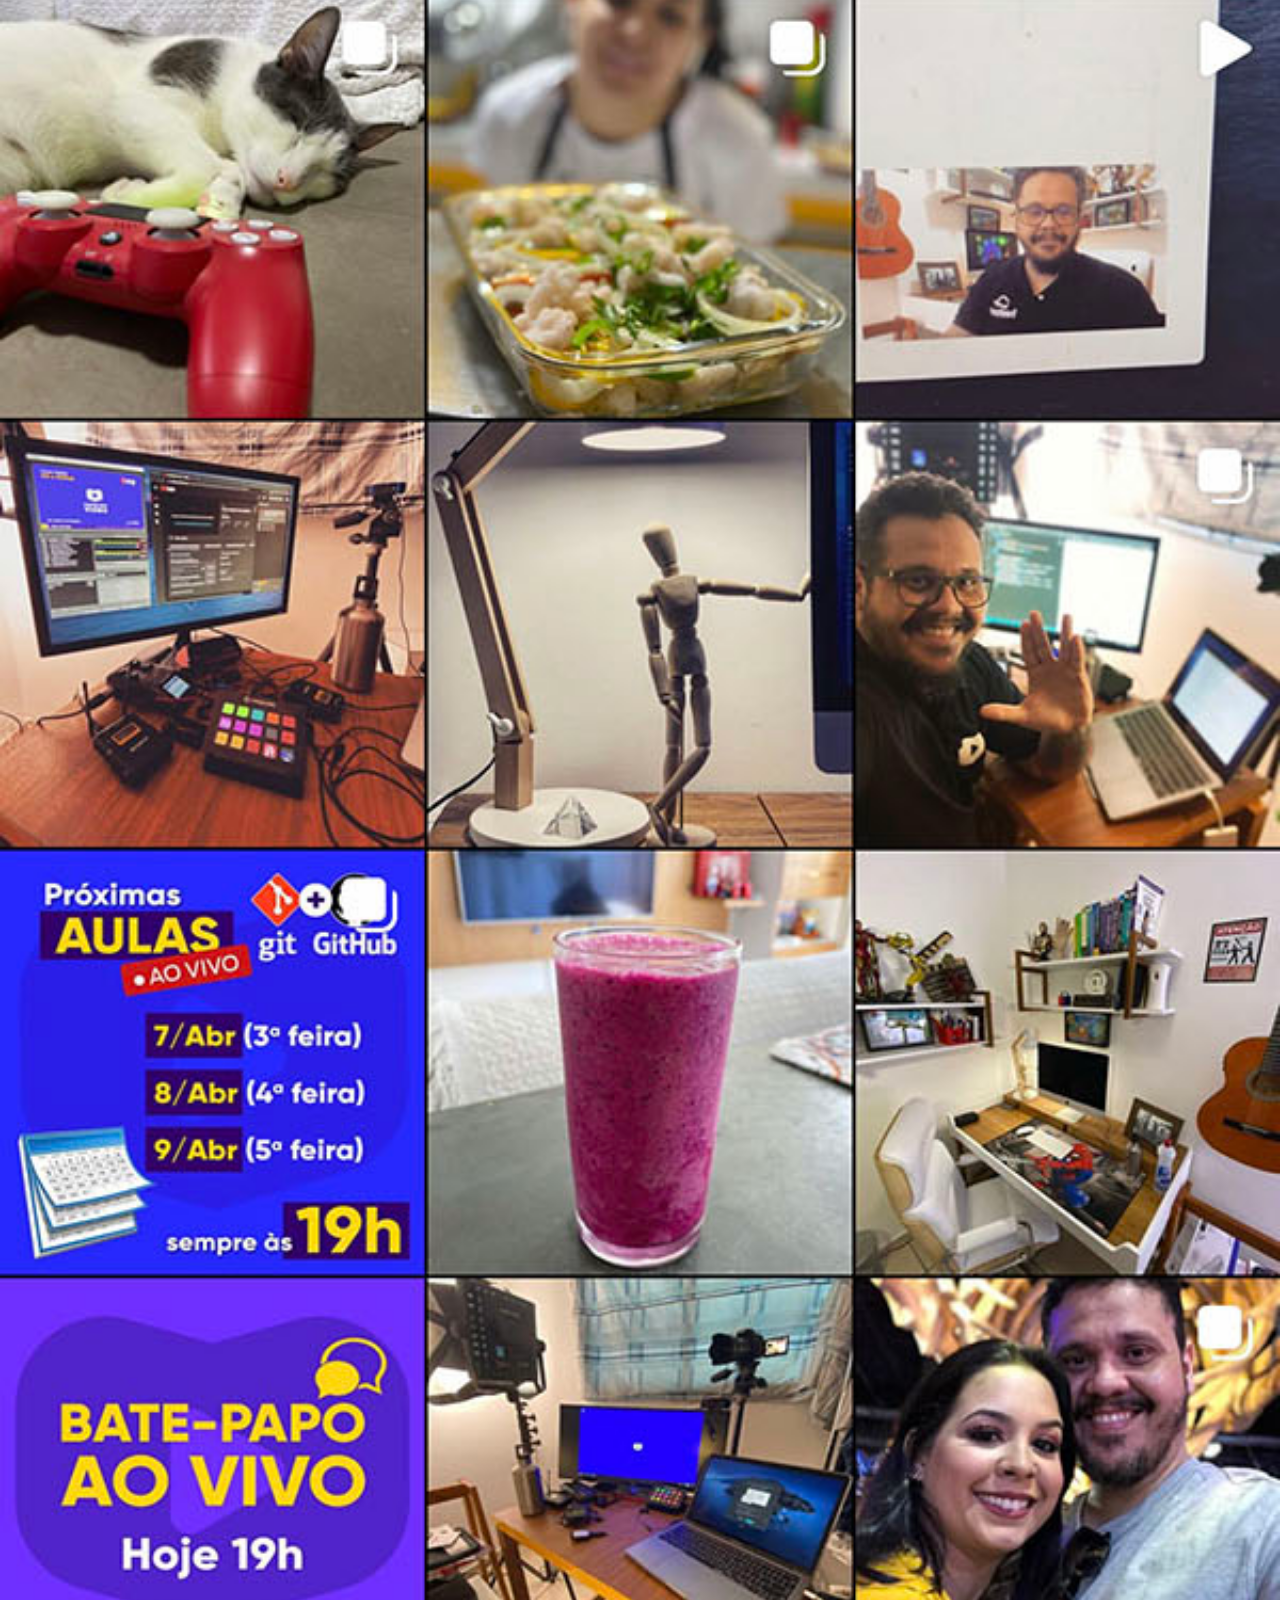
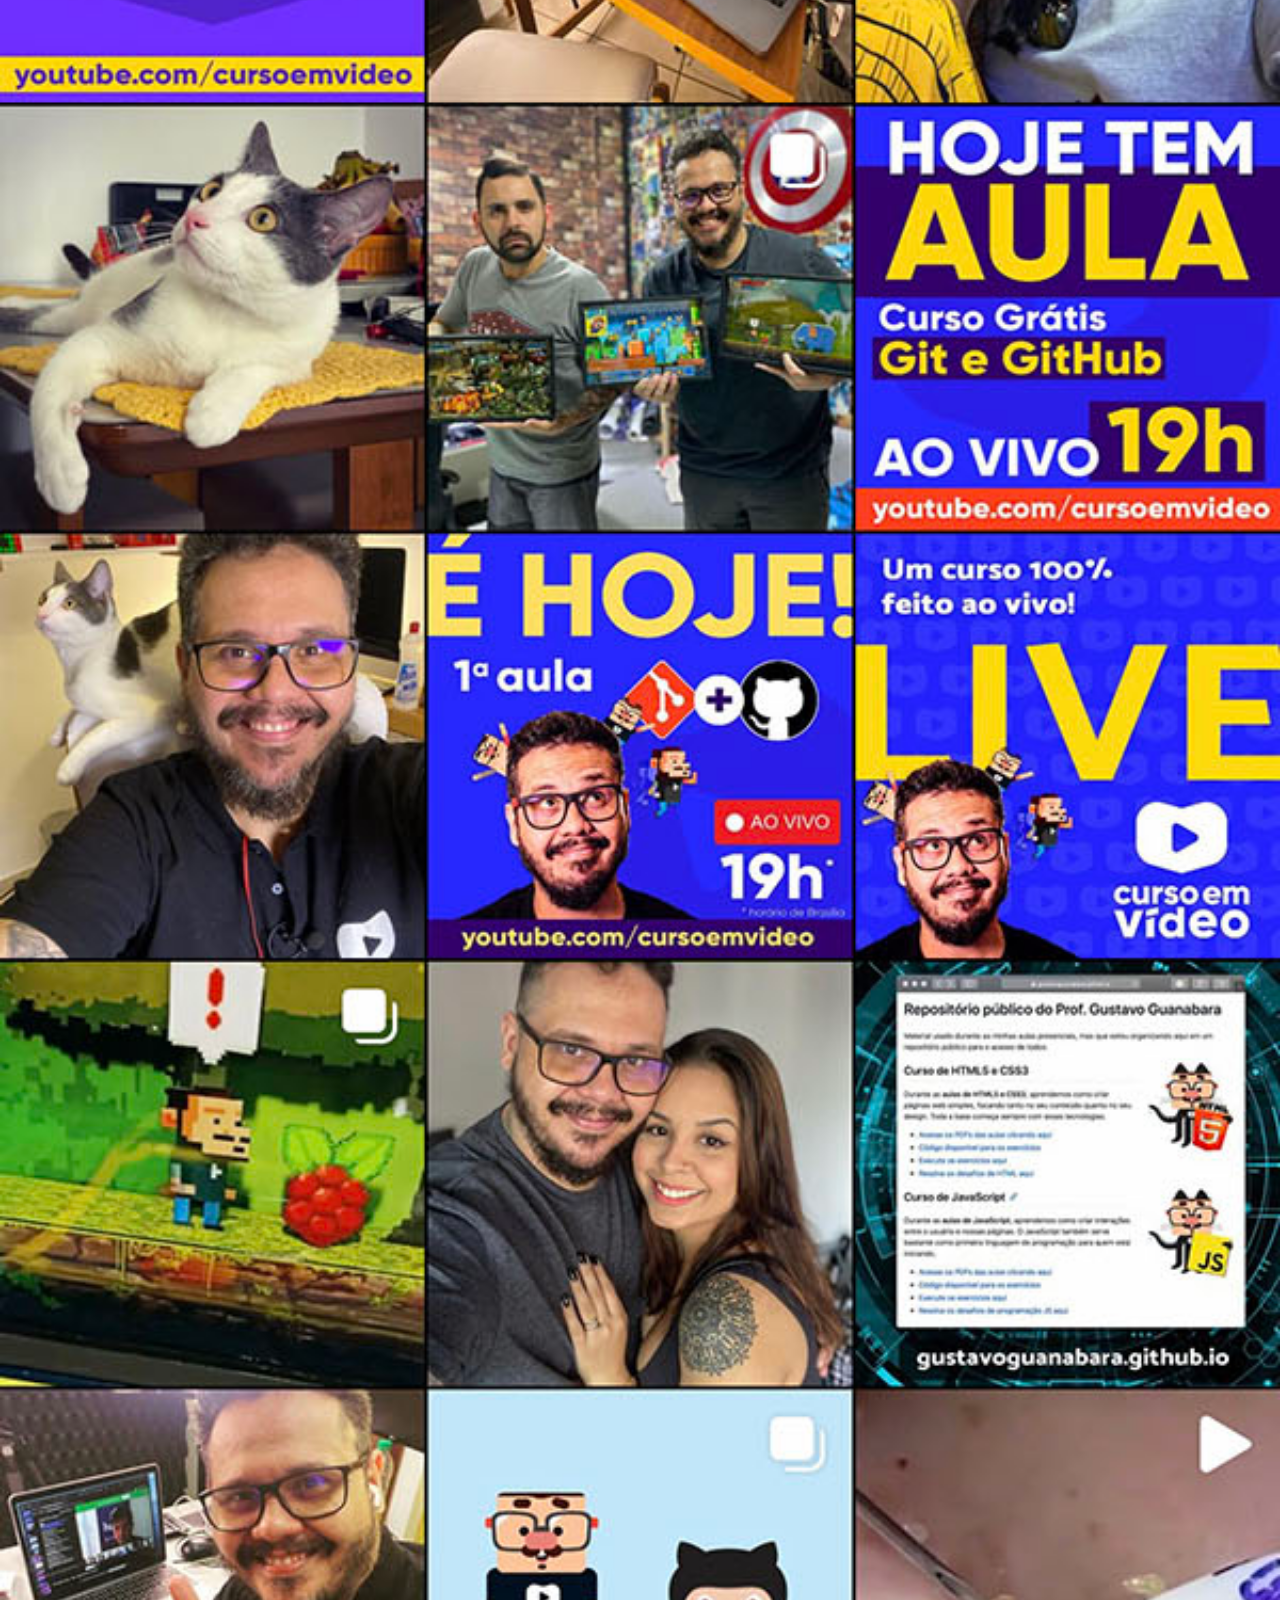
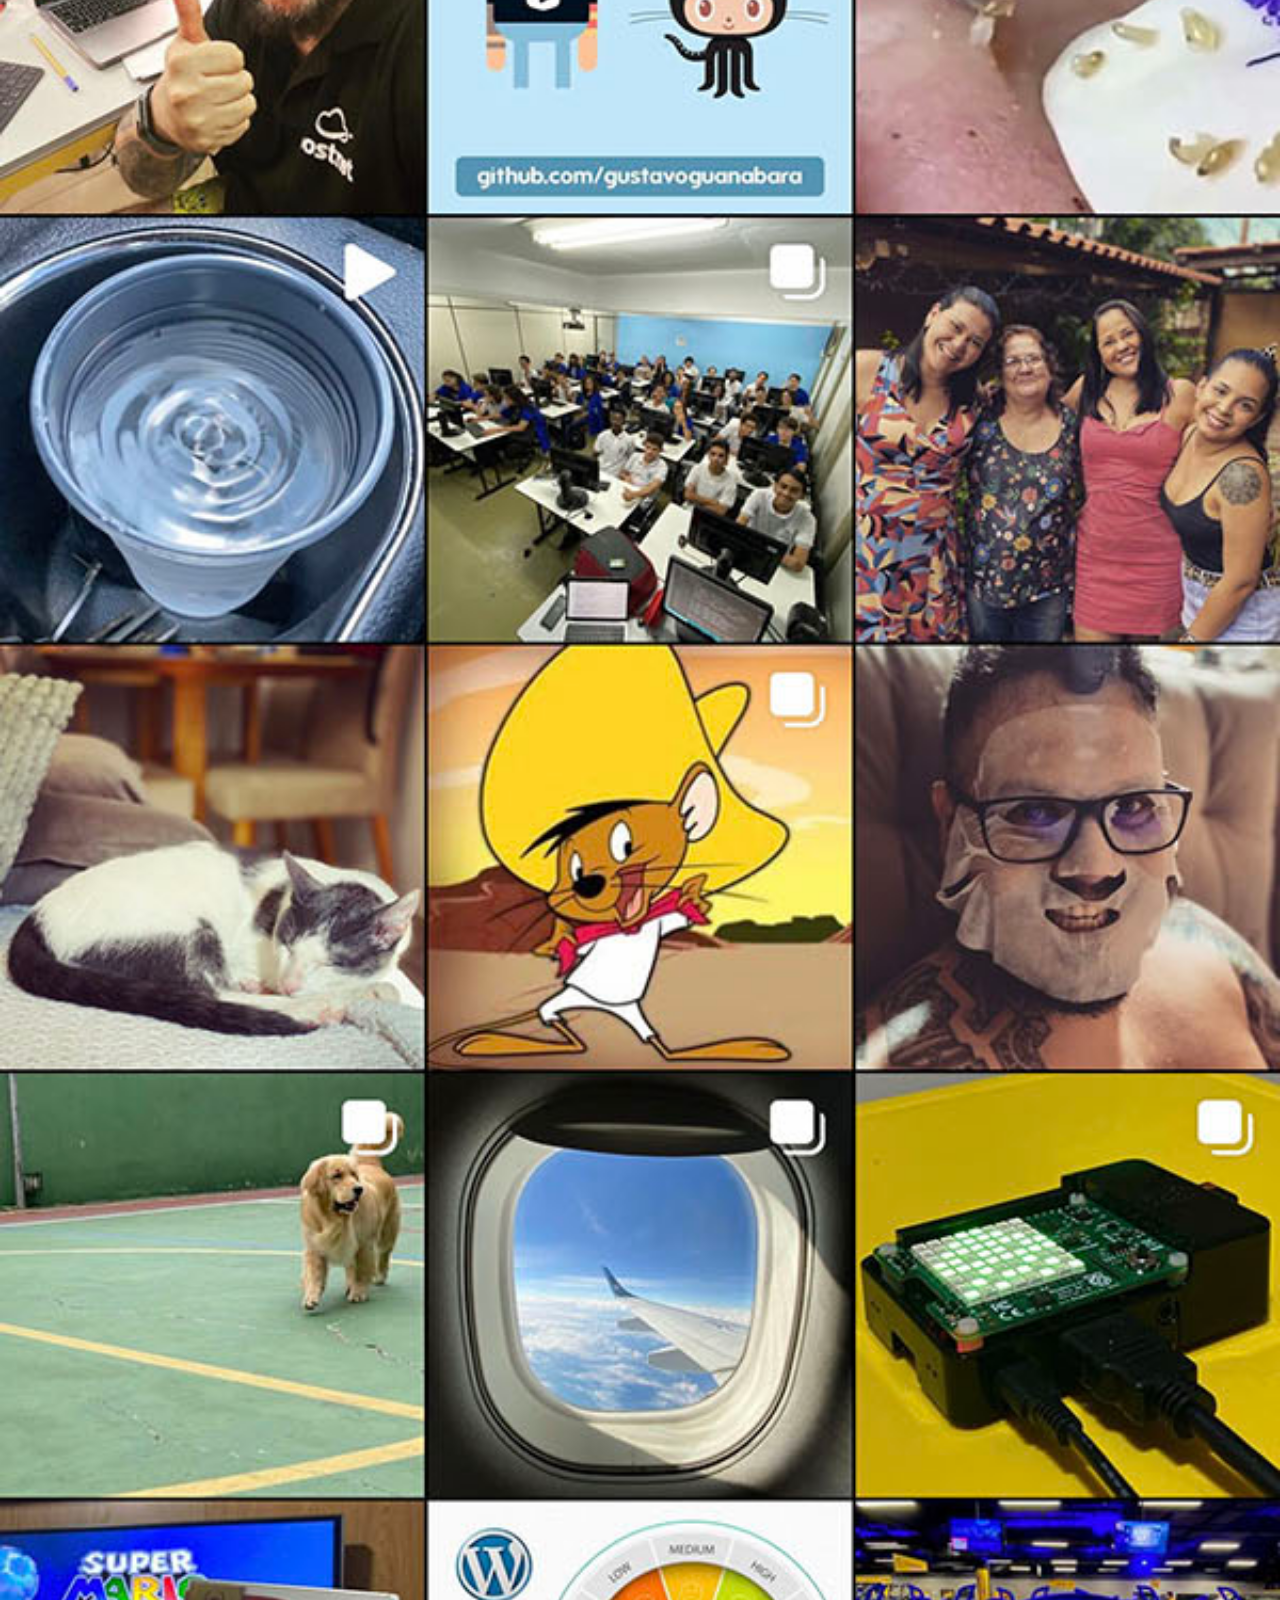
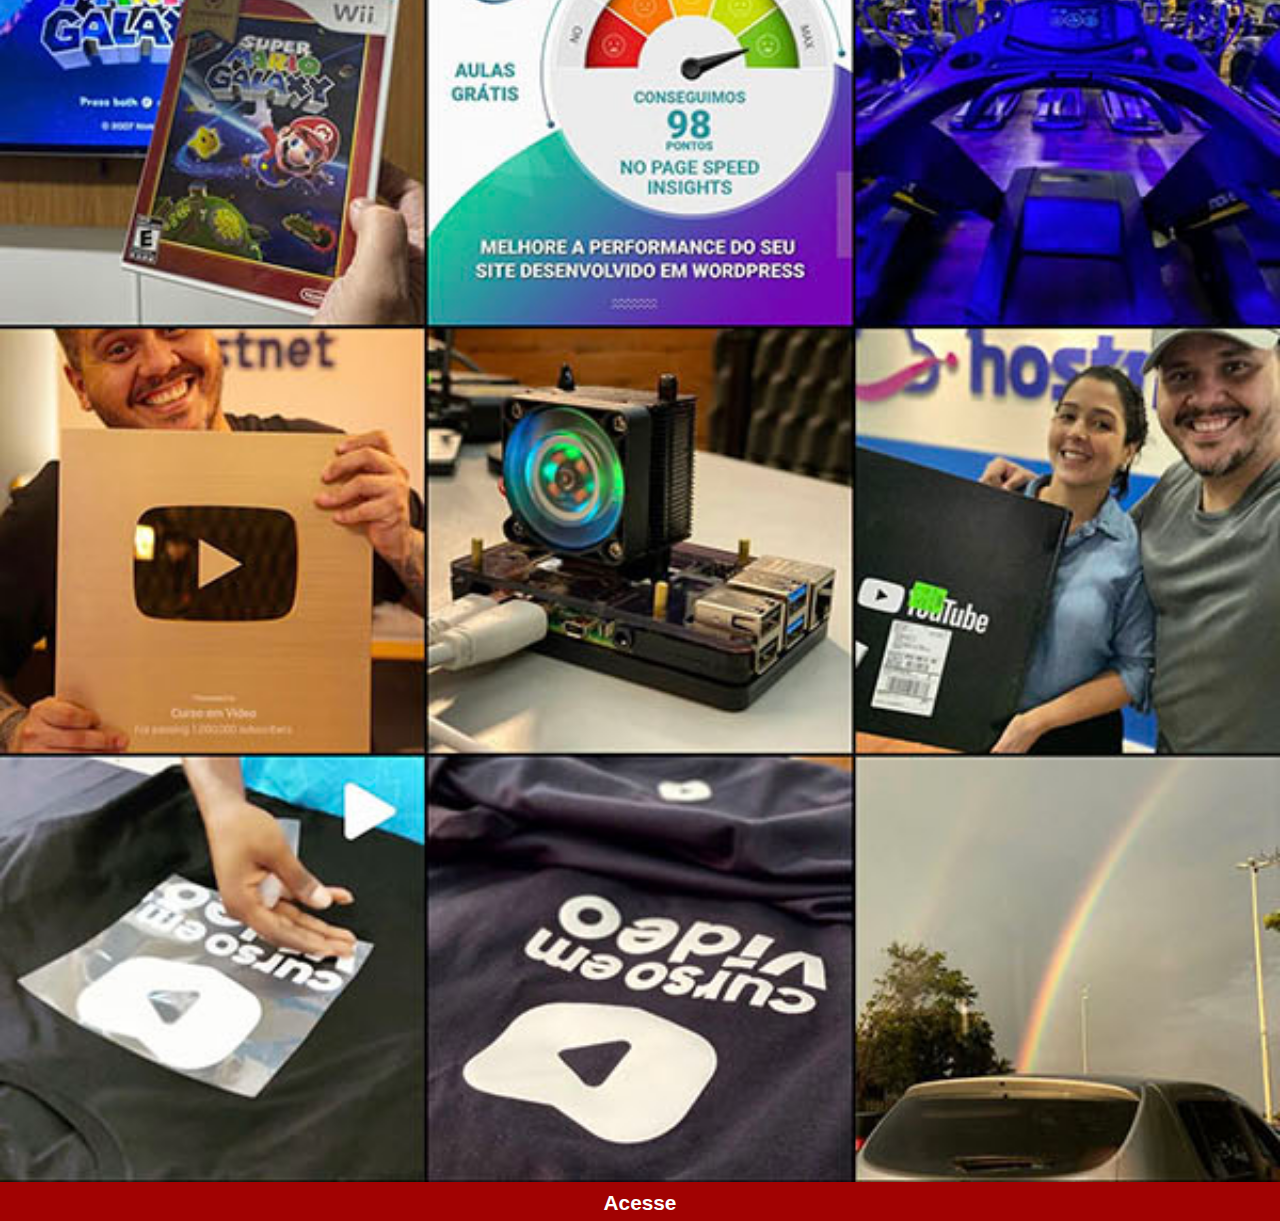
<file: instagram.html>
<!DOCTYPE html>
<html lang="pt-br">
<head>
    <meta charset="UTF-8">
    <meta name="viewport" content="width=device-width, initial-scale=1.0">
    <title>Pagina Instagram</title>

    <link rel="stylesheet" href="estilos/social.css">
</head>
<body>

    <img src="Arquivos/imagens/tela-instagram.jpg" alt="Instagram">
    <a href="https://www.instagram.com/gustavoguanabara/" target="_blank" >Acesse</a>
    
</body>
</html>
</file>
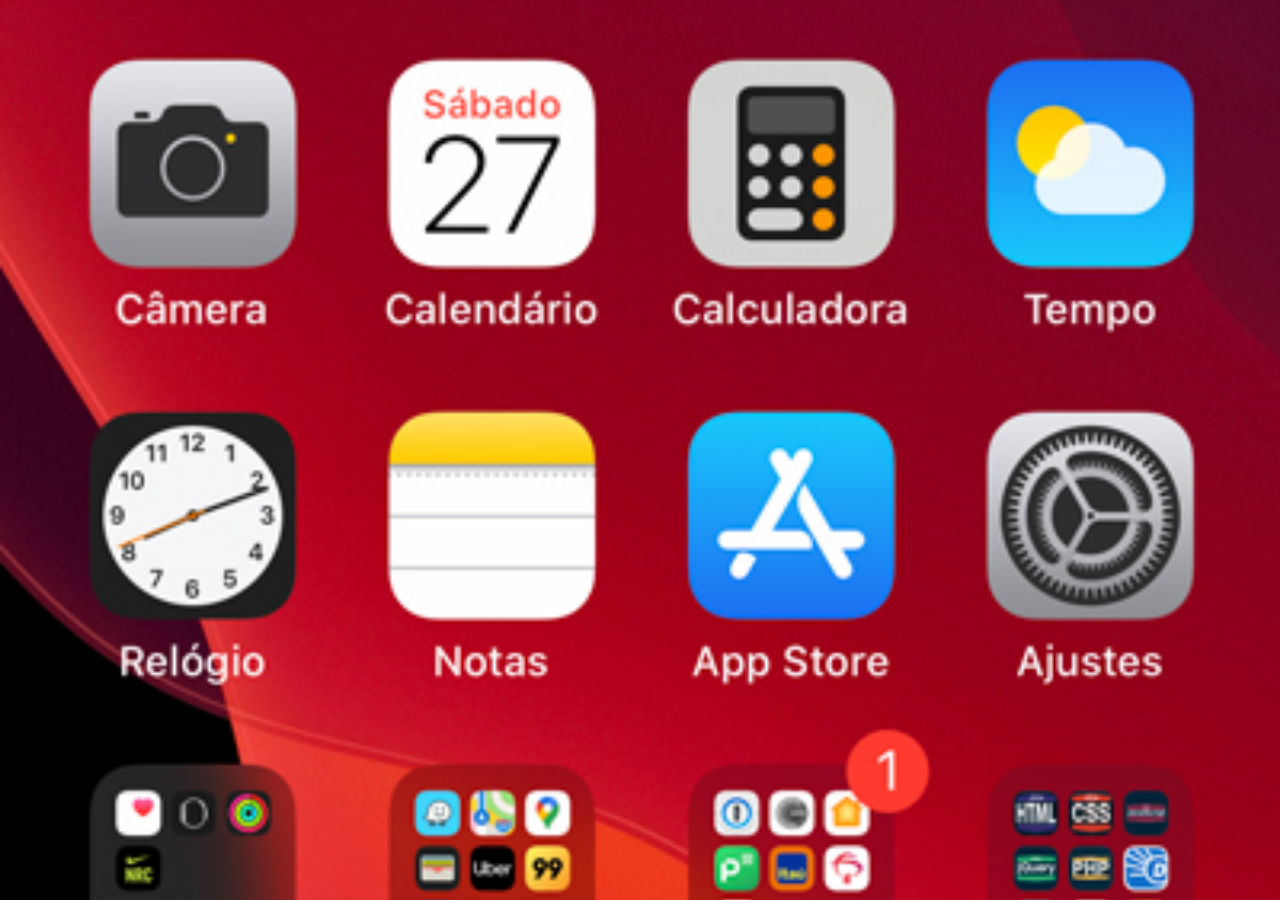
<file: tela.html>
<!DOCTYPE html>
<html lang="pt-br">
<head>
    <meta charset="UTF-8">
    <meta name="viewport" content="width=device-width, initial-scale=1.0">
    <title>Tela do Celular</title>

    <style>
        body{

            height: 100%;
            background: black url('Arquivos/imagens/tela-home.jpg') no-repeat top center;
            background-size: cover;
            background-attachment: fixed;

        }

    </style>
</head>
<body>
    
</body>
</html>
</file>
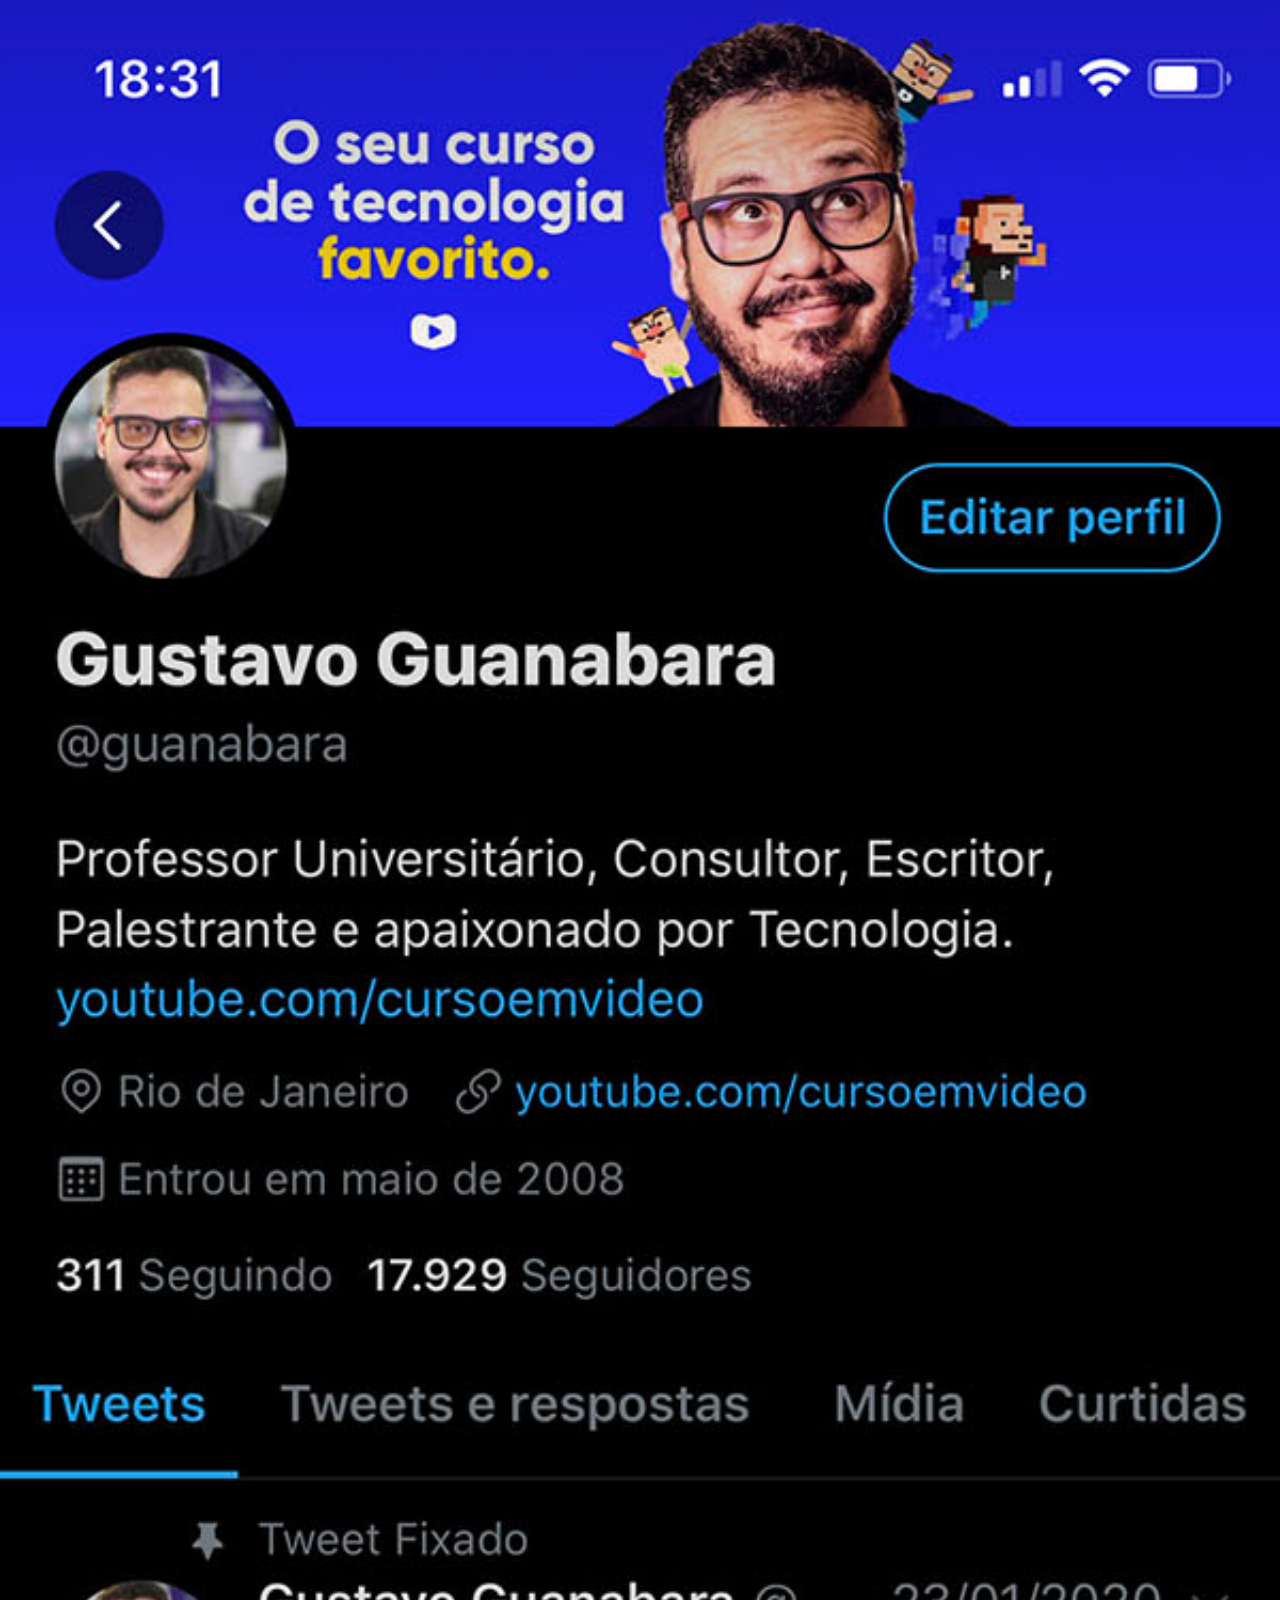
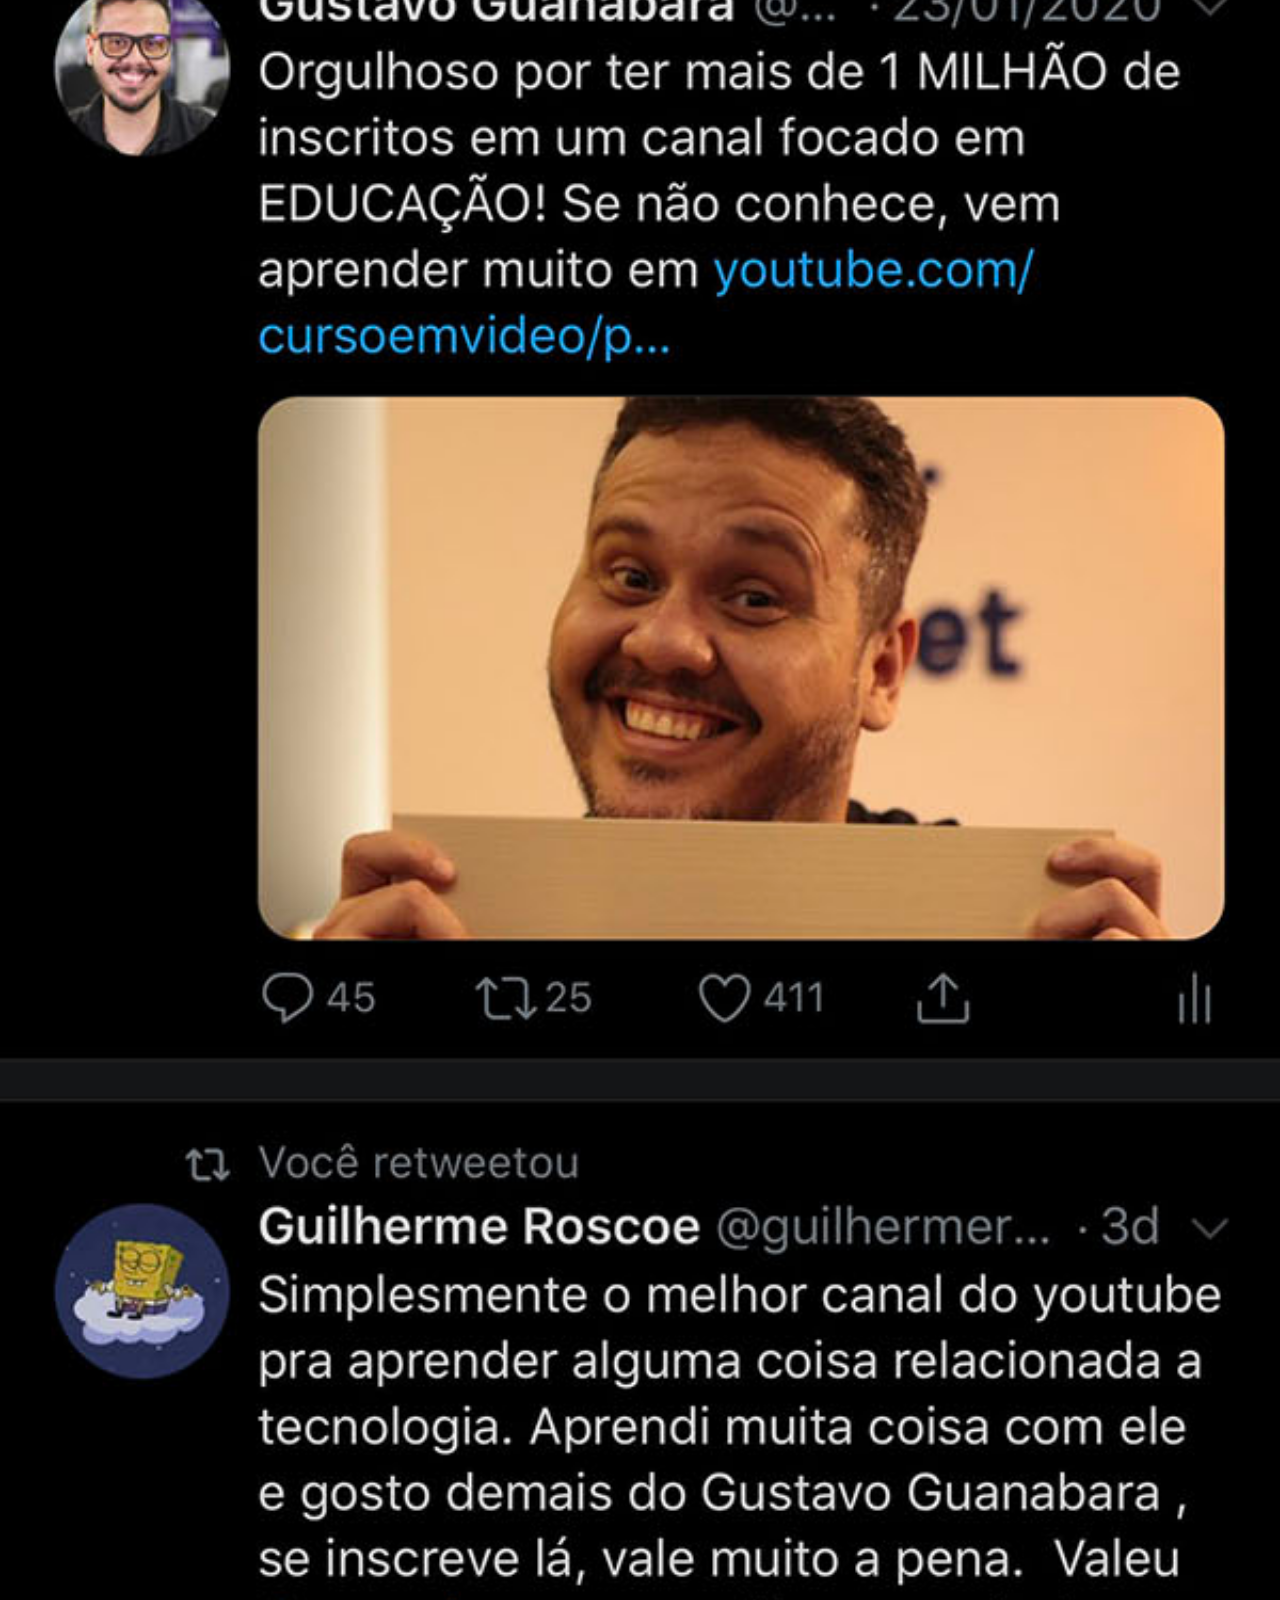
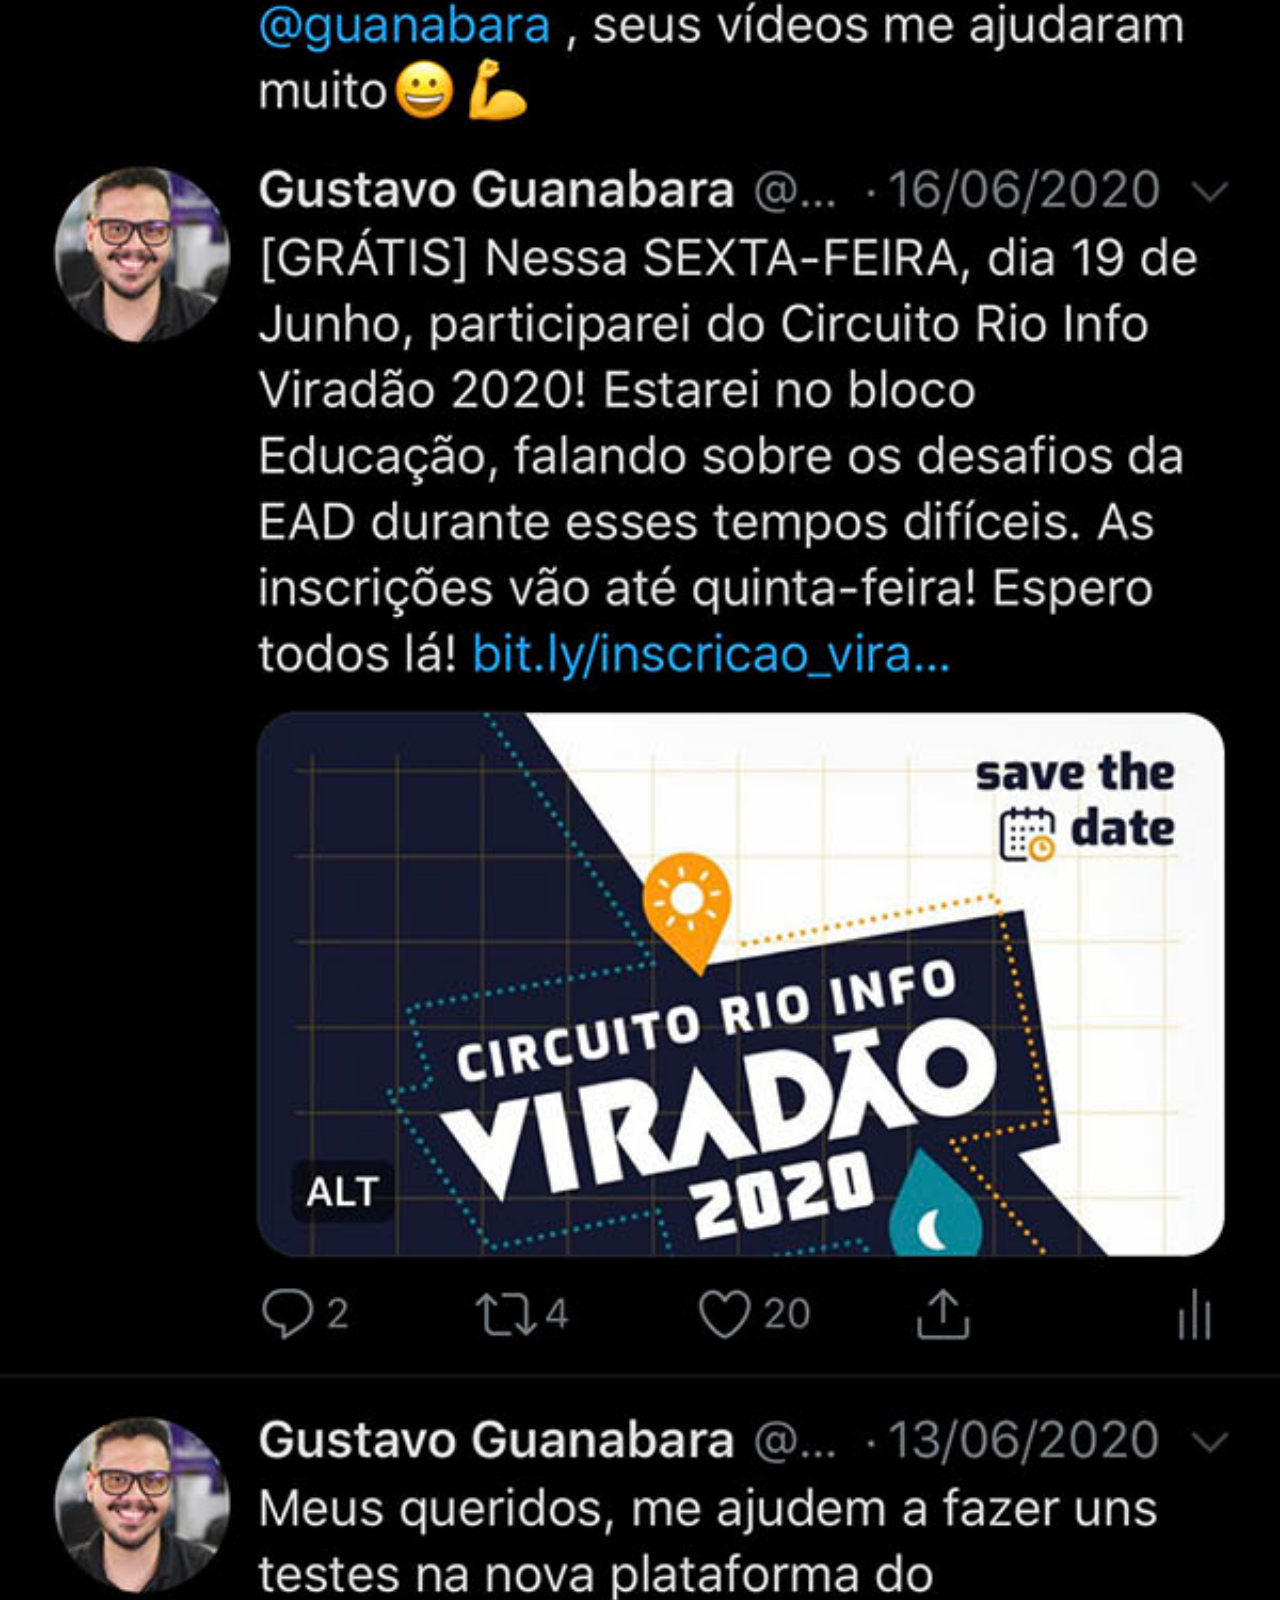
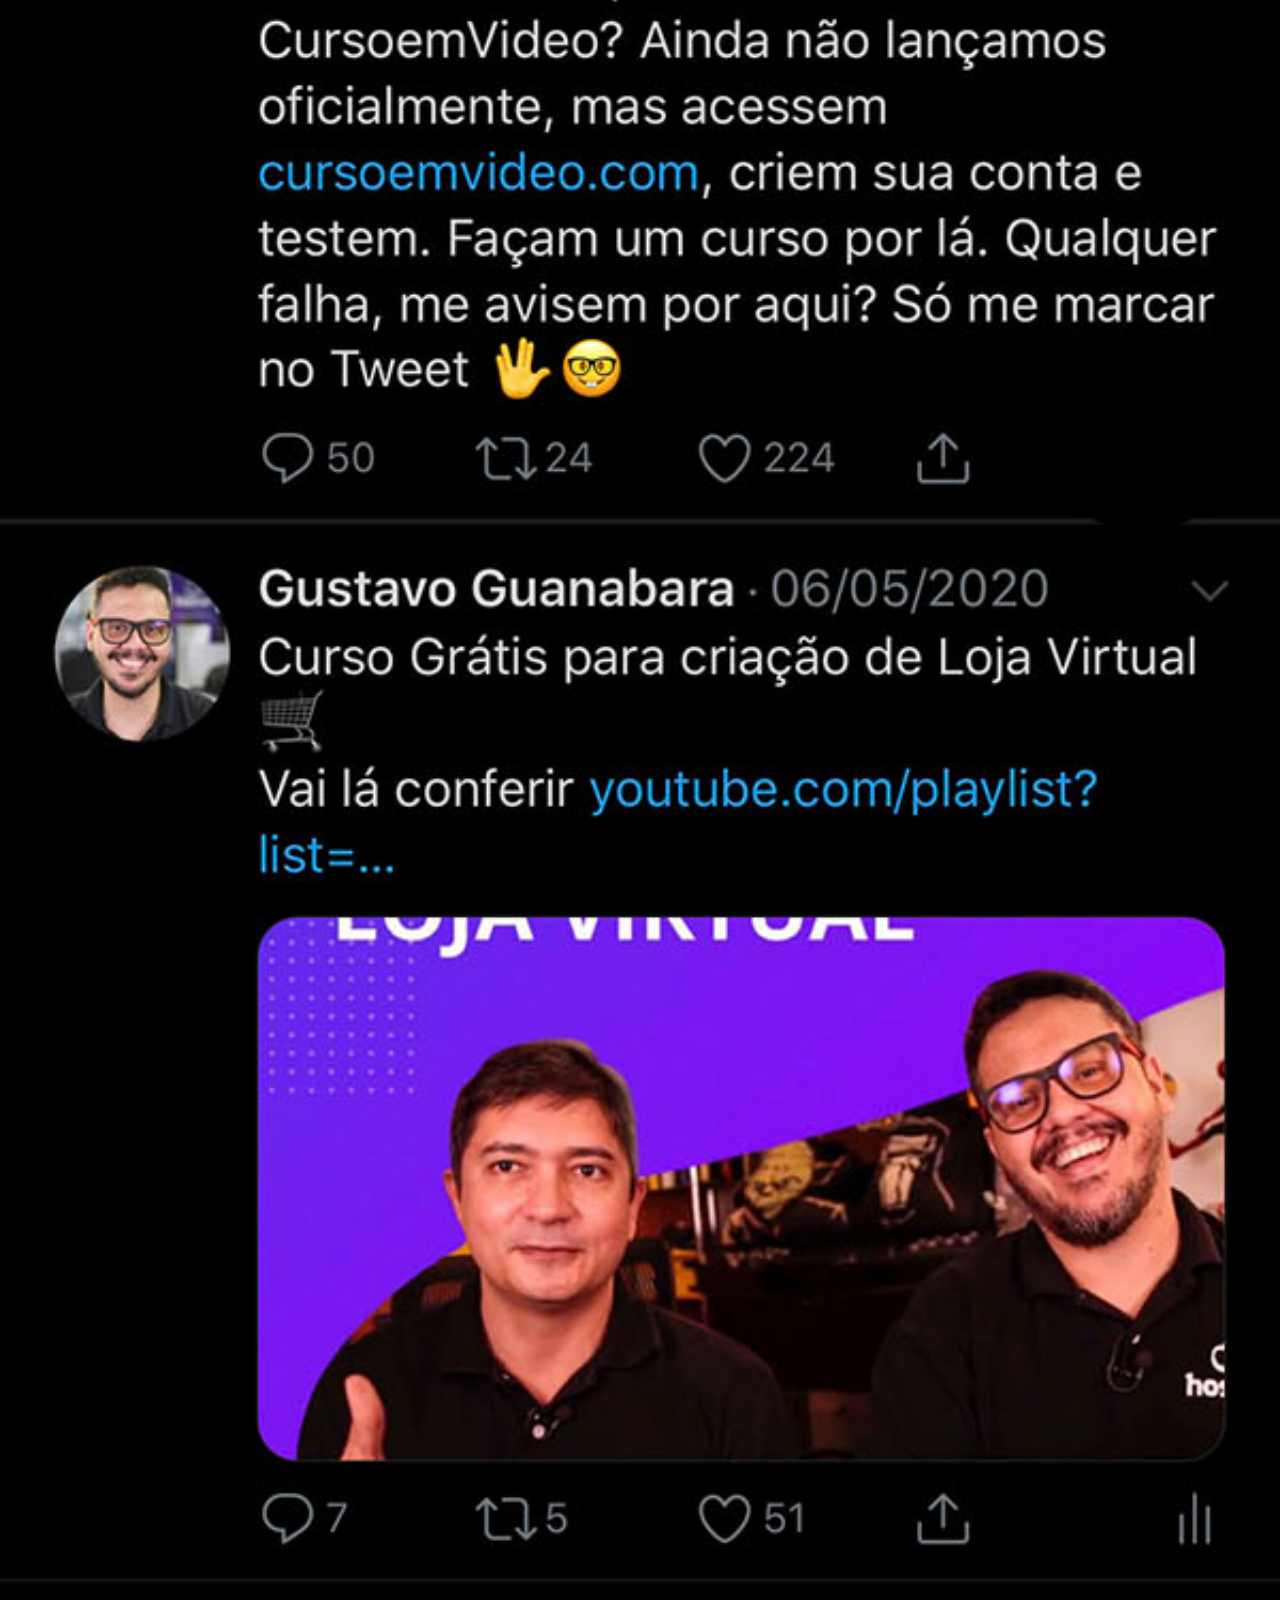
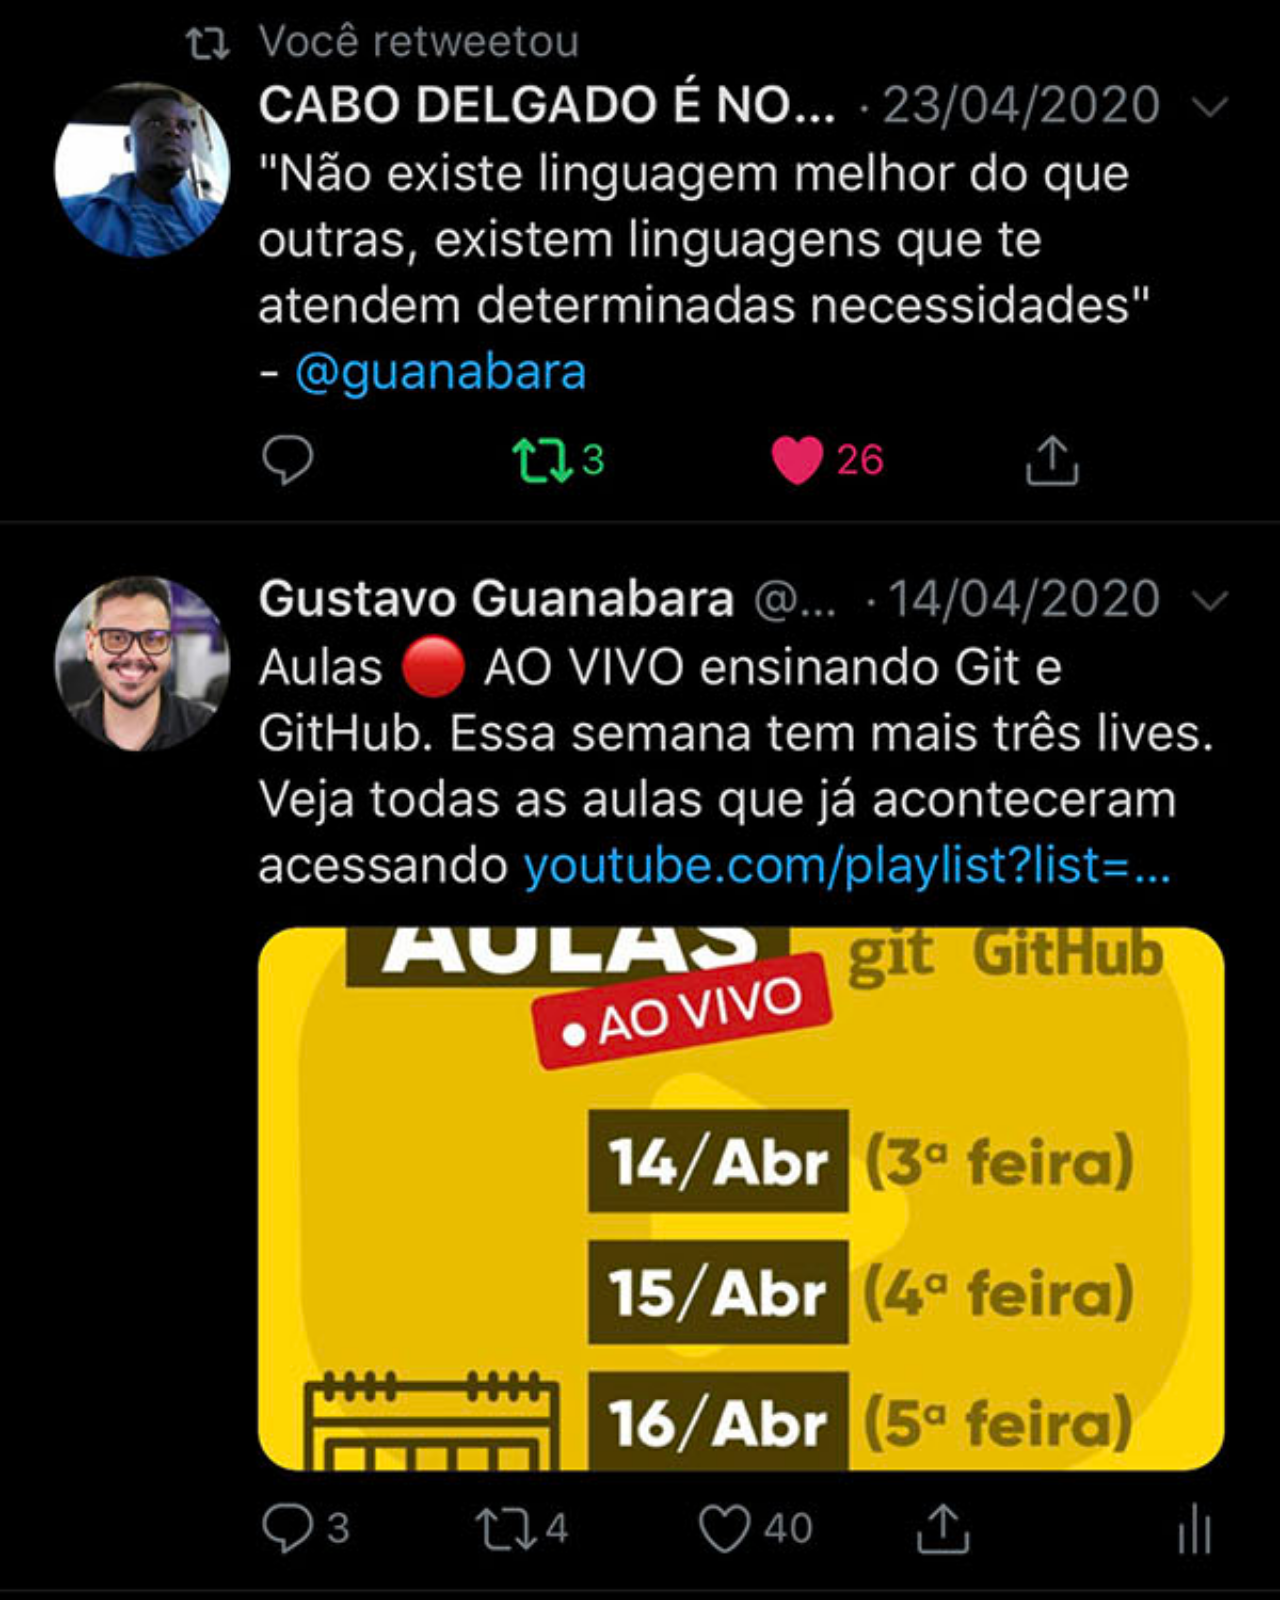
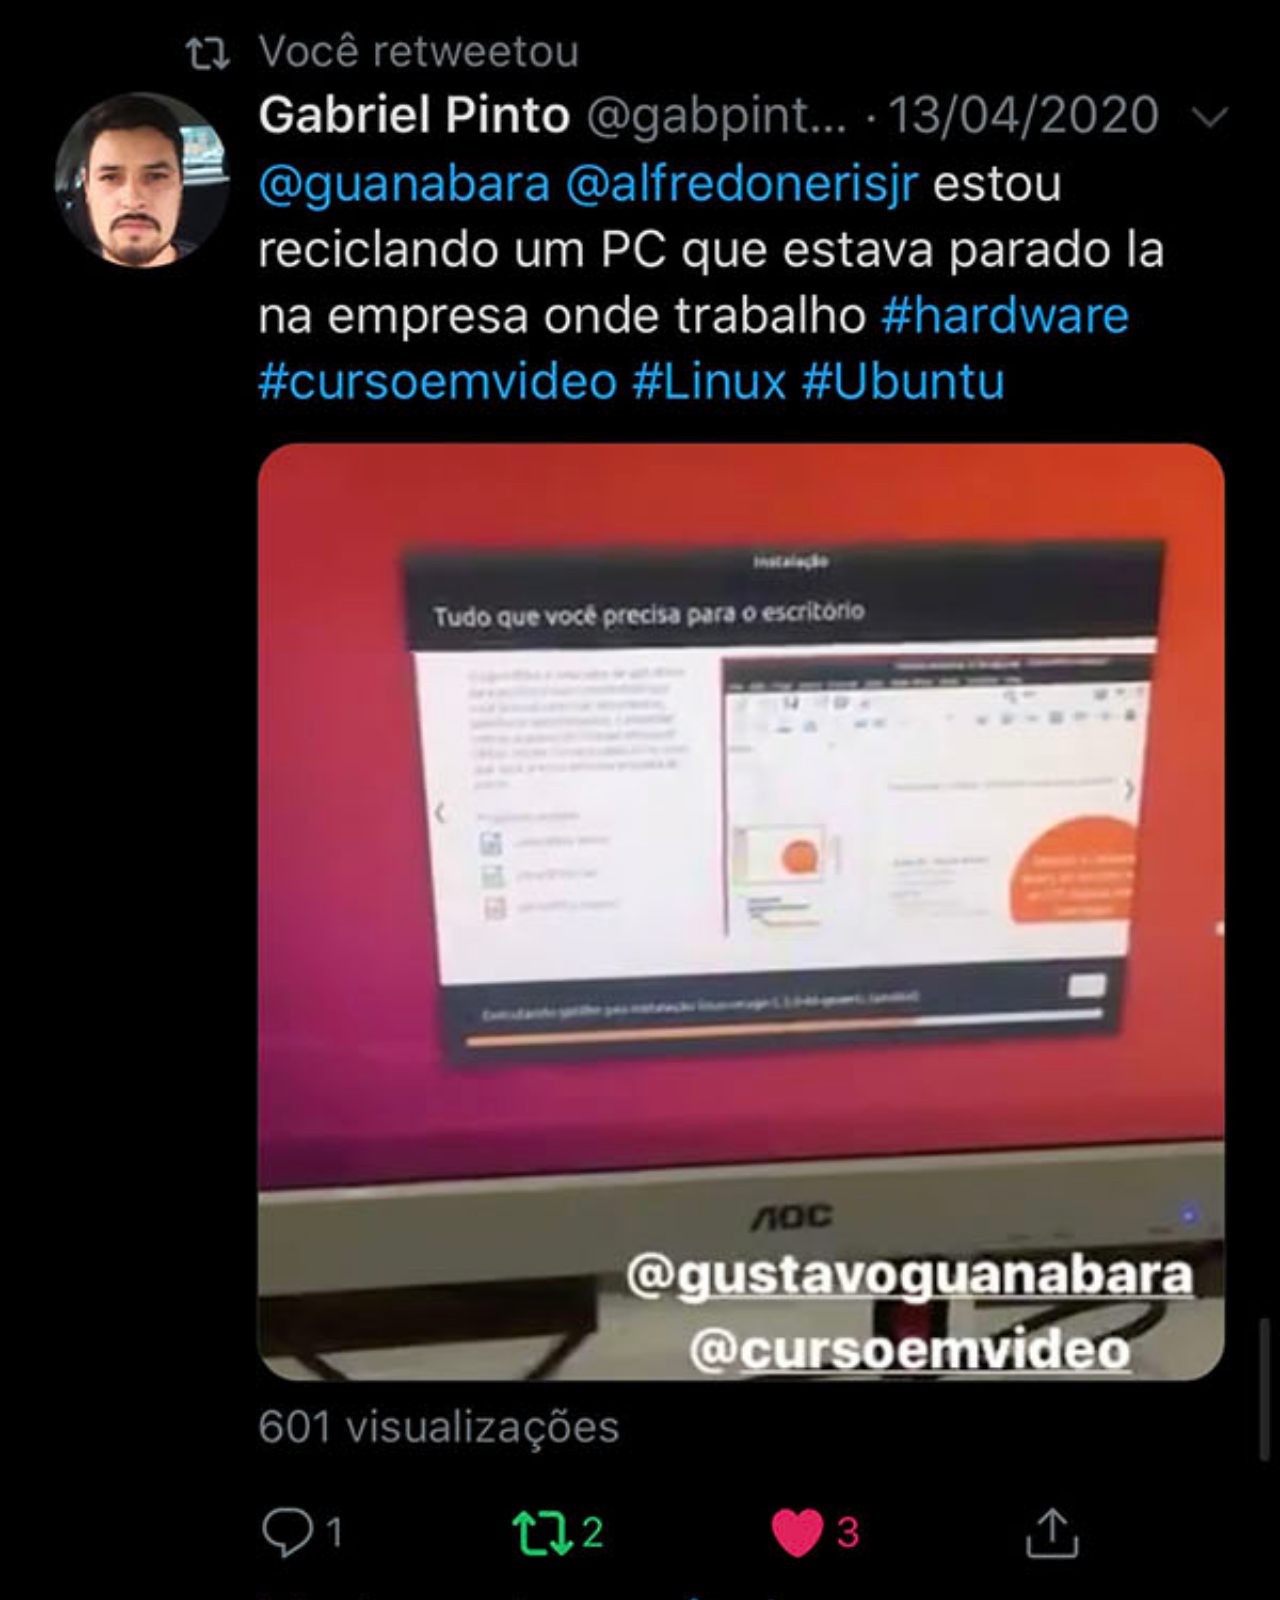
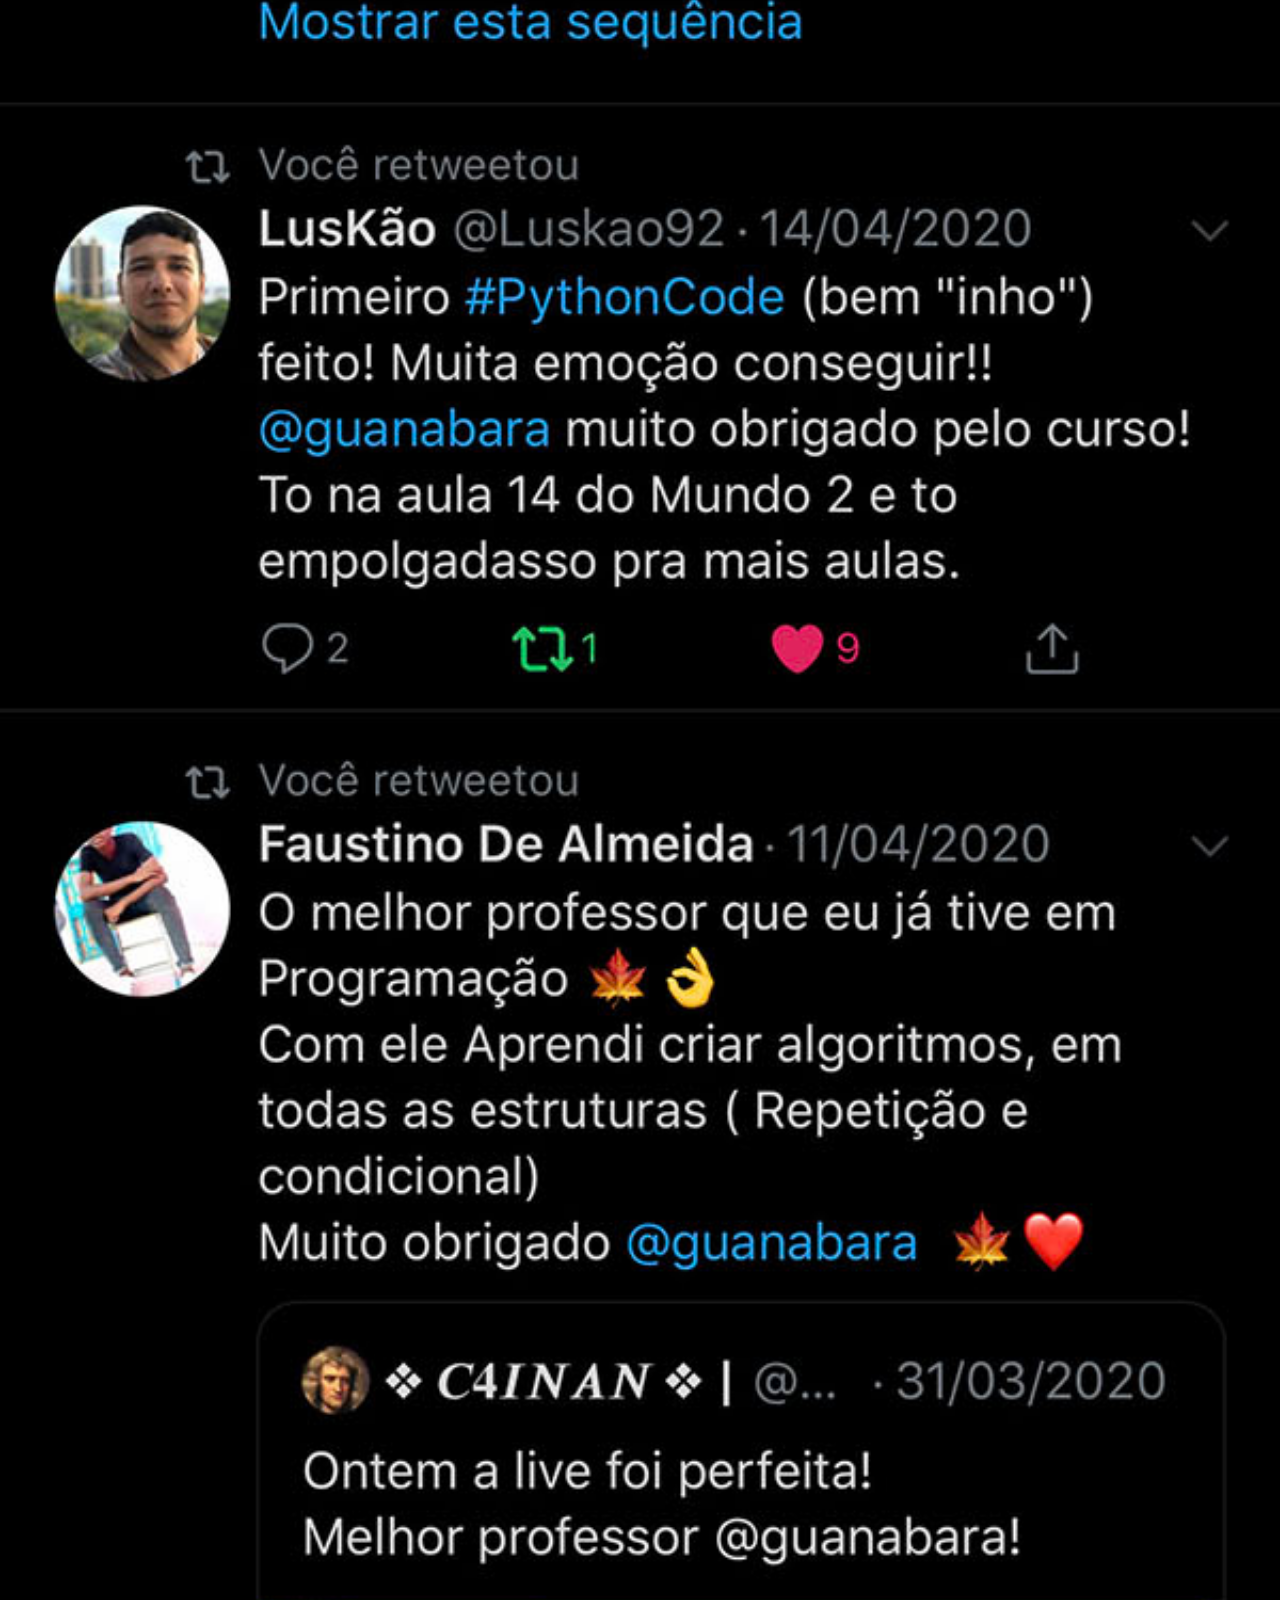
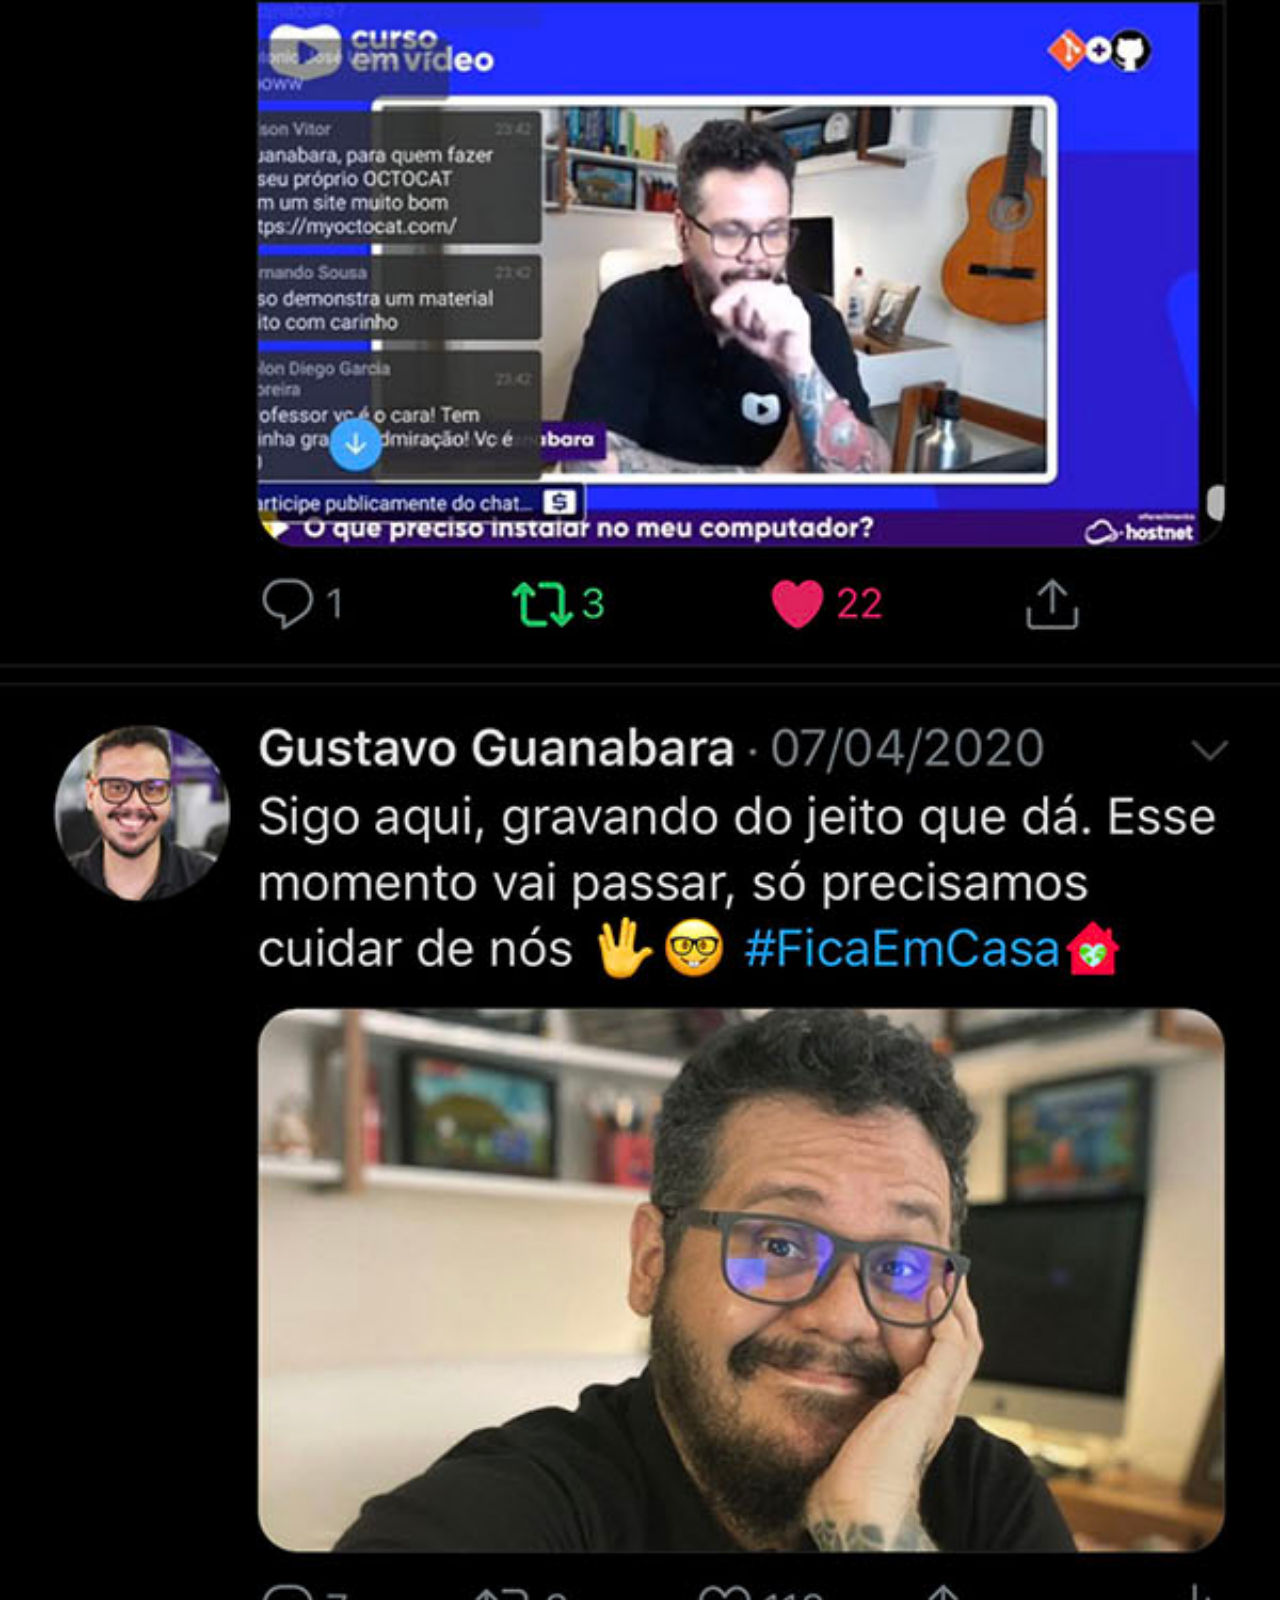
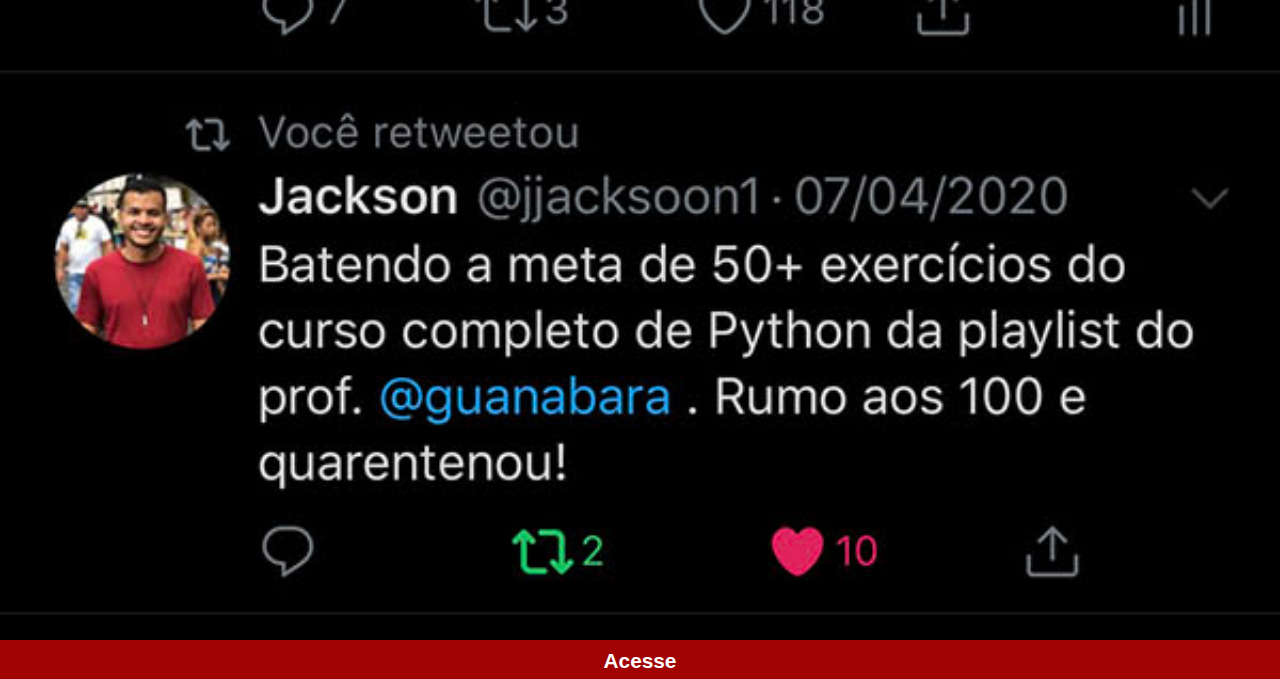
<file: twitter.html>
<!DOCTYPE html>
<html lang="pt-br">
<head>
    <meta charset="UTF-8">
    <meta name="viewport" content="width=device-width, initial-scale=1.0">
    <title>Pagina do Twitter</title>
    <link rel="stylesheet" href="estilos/social.css">
</head>
<body>
    <img src="Arquivos/imagens/tela-twitter.jpg" alt="Twitter">
    <a href="https://twitter.com/guanabara" target="_blank">Acesse</a>
    
</body>
</html>
</file>
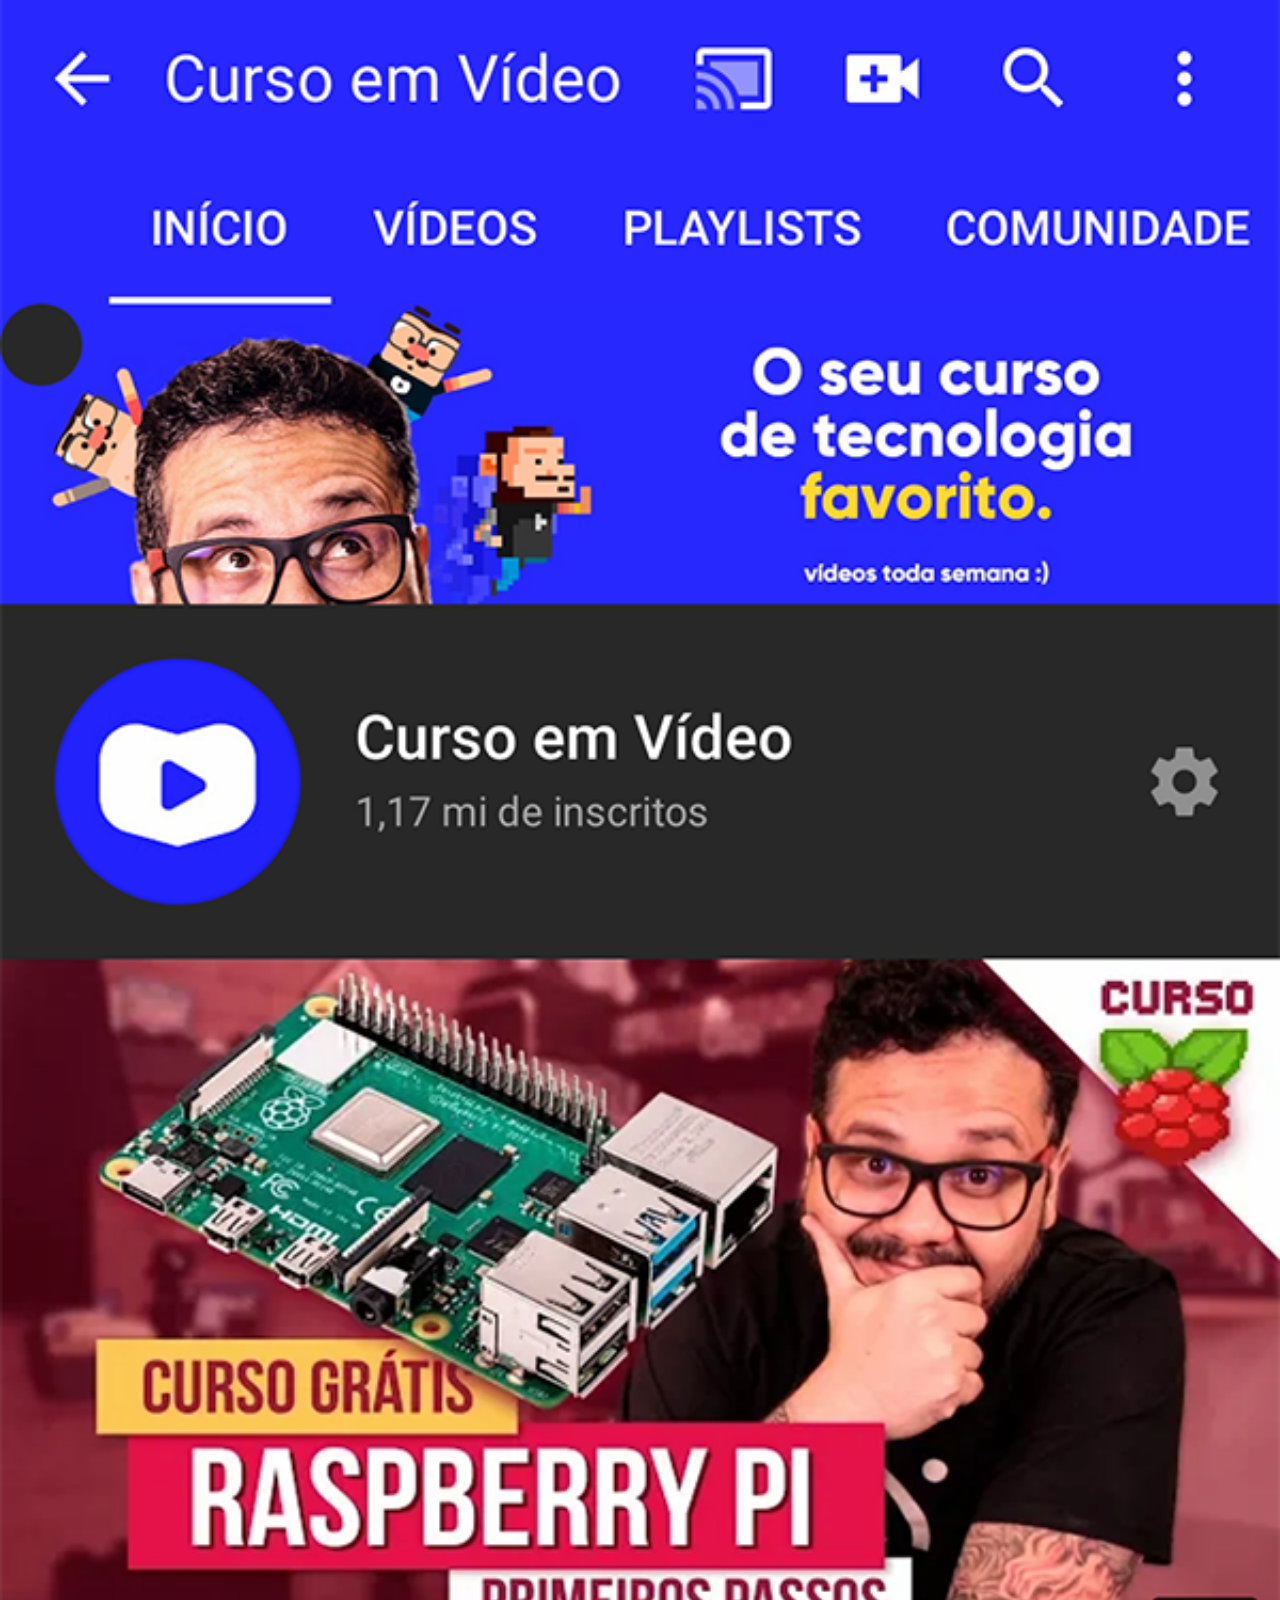
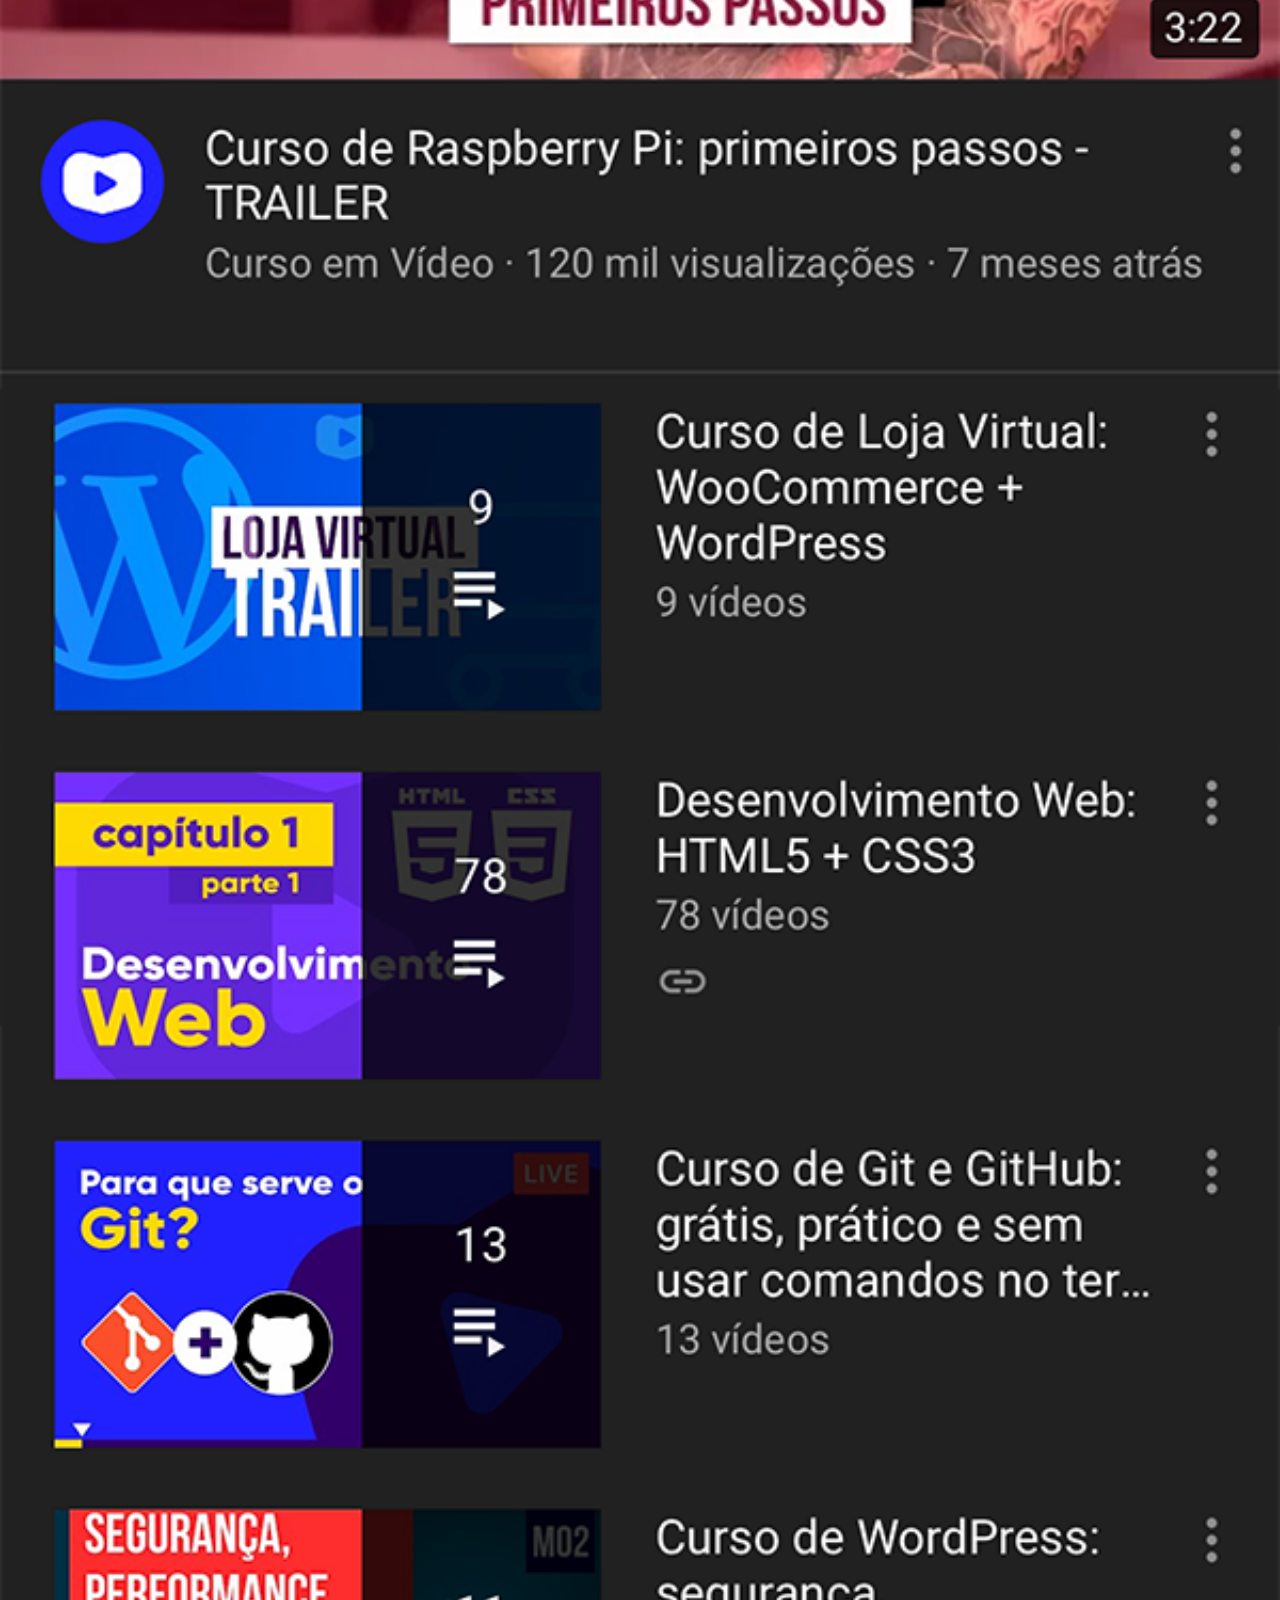
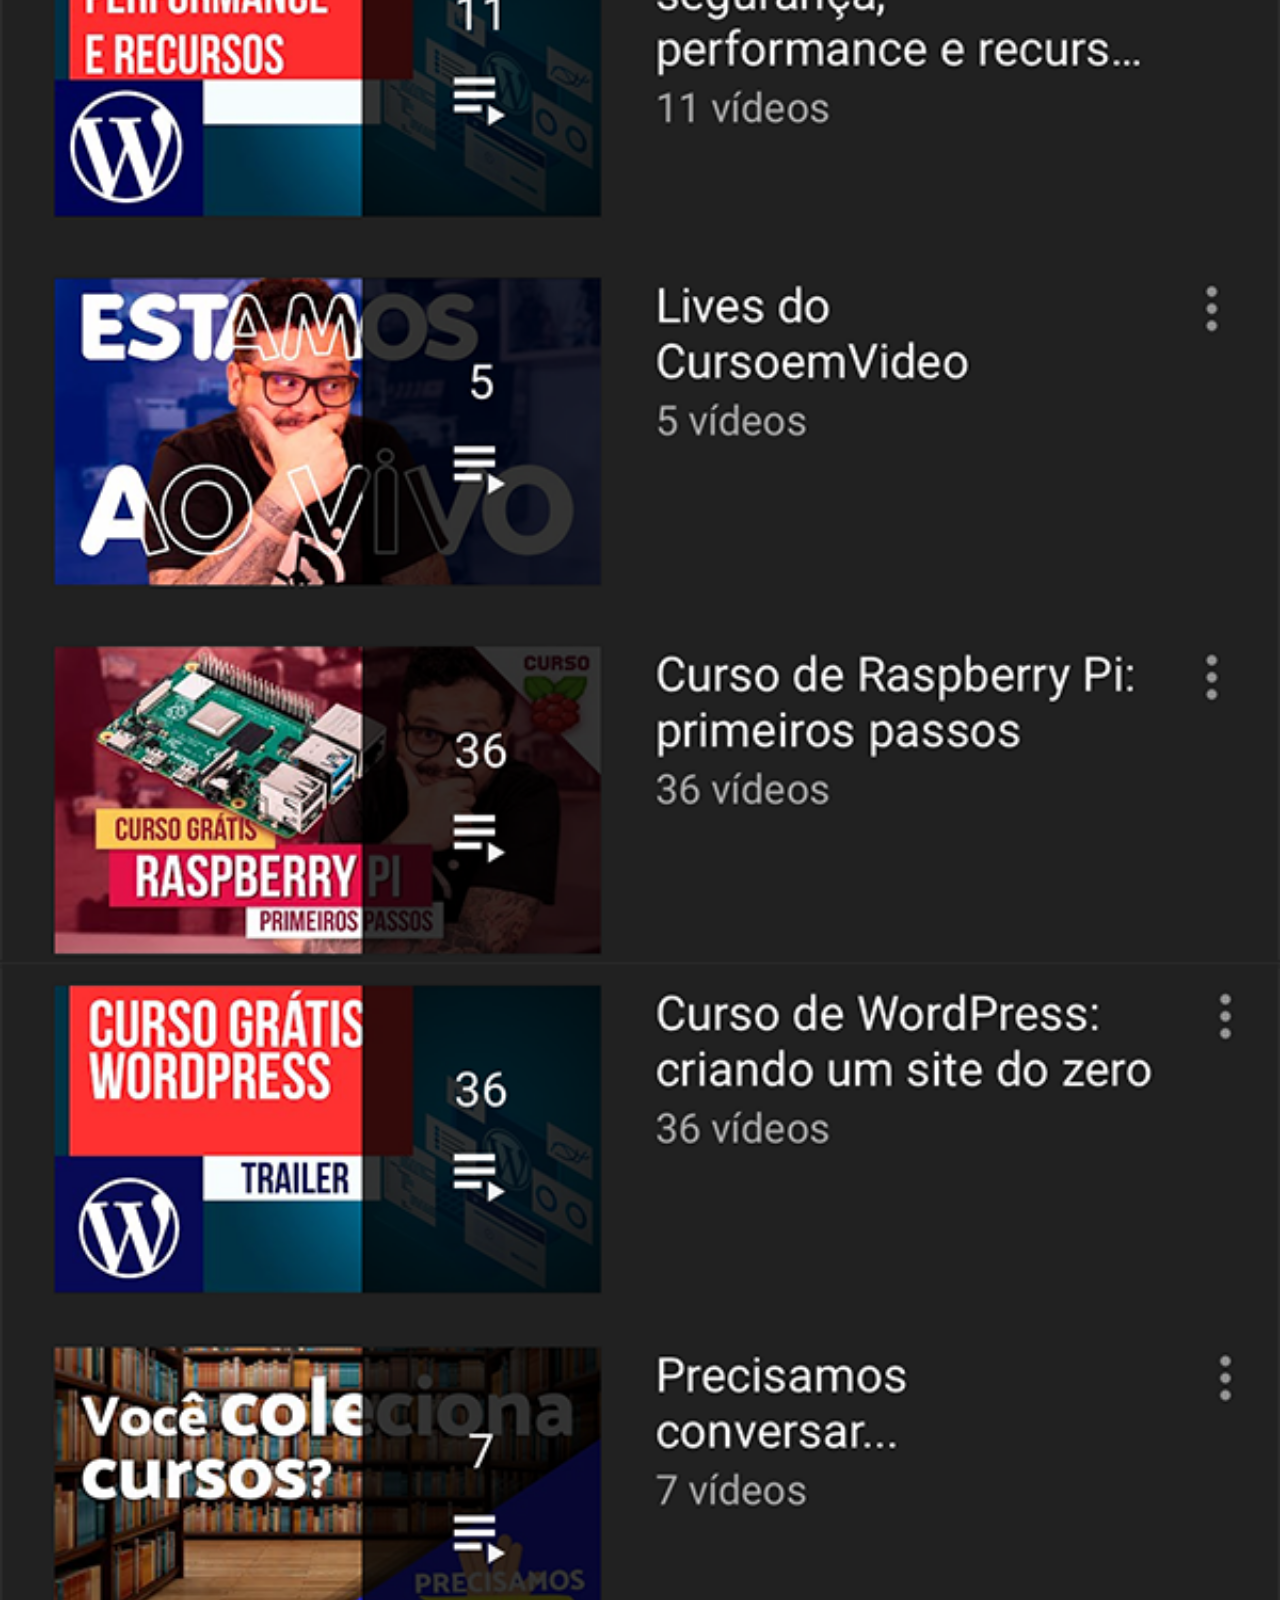
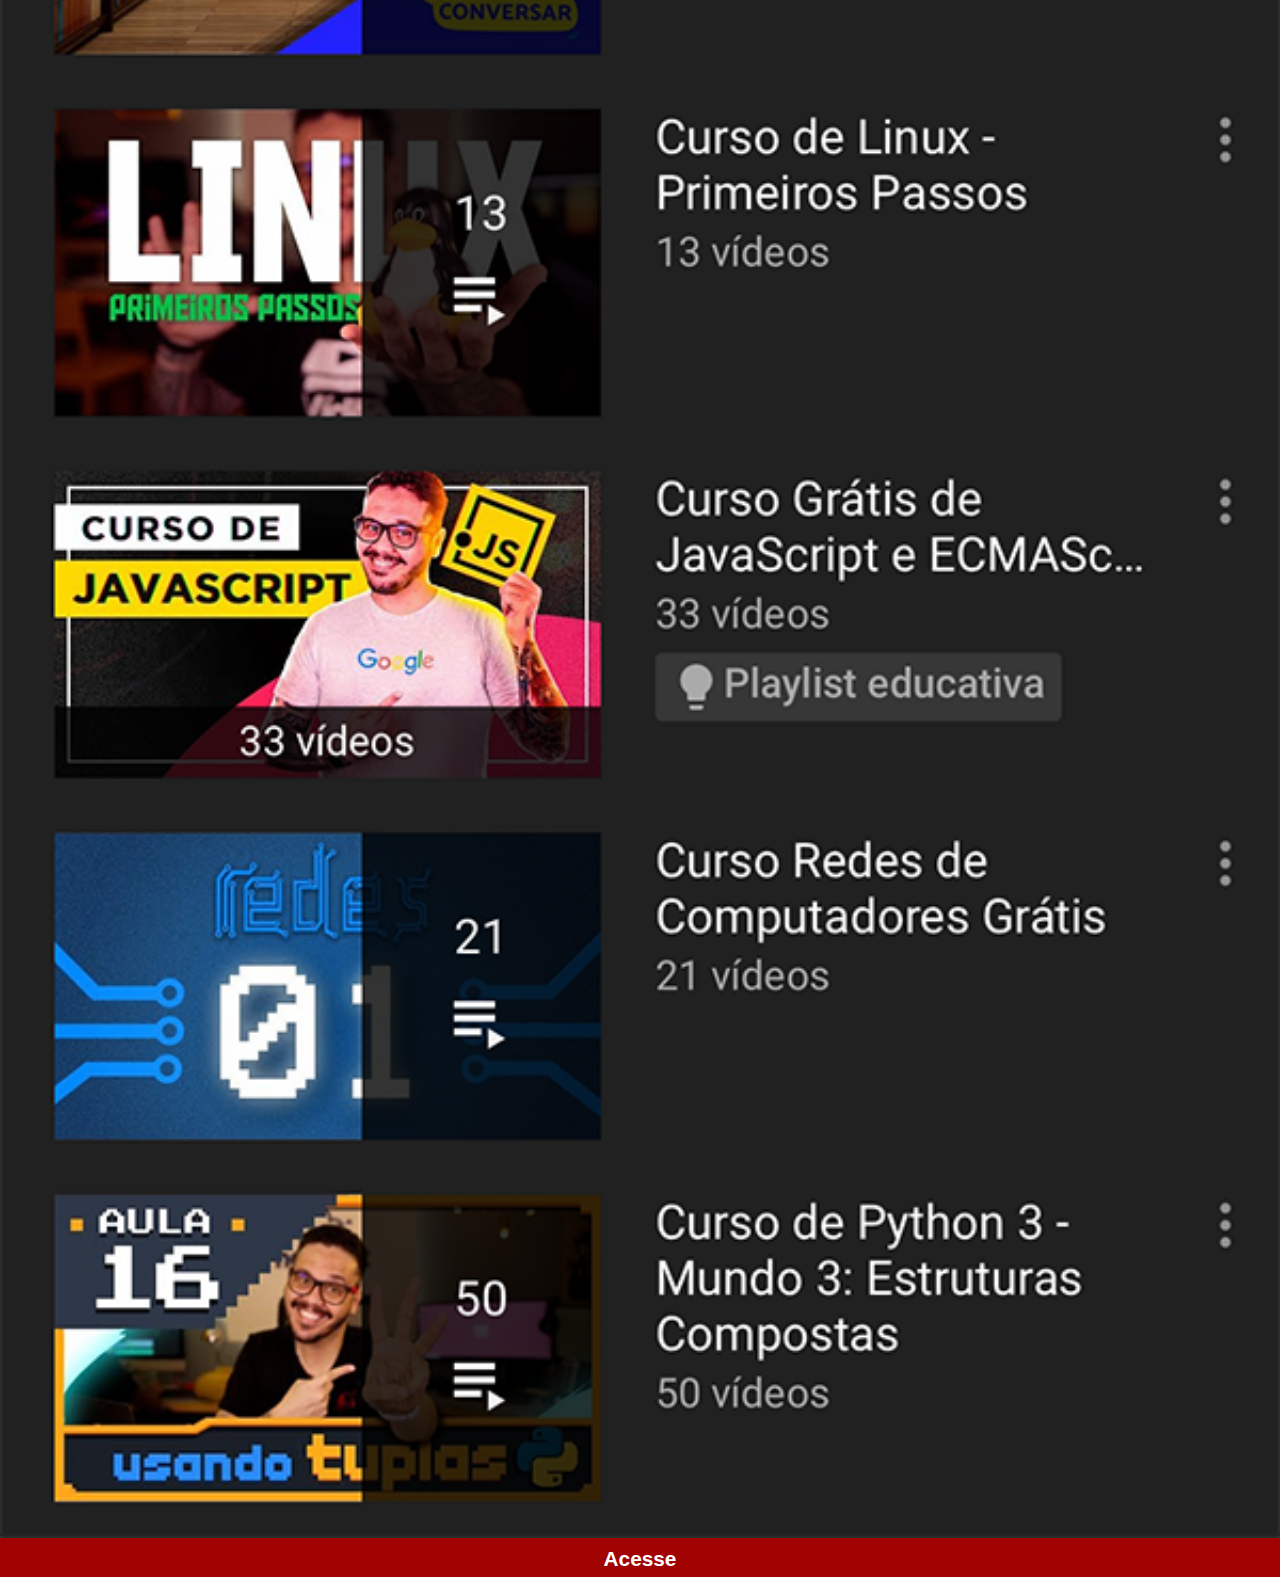
<file: youtube.html>
<!DOCTYPE html>
<html lang="pt-br">
<head>
    <meta charset="UTF-8">
    <meta name="viewport" content="width=device-width, initial-scale=1.0">
    <title>Pagina YouTube</title>

    <link rel="stylesheet" href="estilos/social.css">
</head>
<body>

    <img src="Arquivos/imagens/tela-youtube.png" alt="Youtube">
    <a href="https://www.youtube.com/@CursoemVideo" target="_blank" >Acesse</a>
    
</body>
</html>
</file>
<file: estilos/style.css>
*{
    margin: 0px;
    padding: 0px;
    ;font-family: Arial, Helvetica, sans-serif;
}
body{

    background: black url('../Arquivos/imagens/fundo-madeira.jpg') no-repeat top center fixed;
    background-size: cover;

}
main{
    position: relative;

    height: 100vh;

}
section#celular{
    position: absolute;
    top: 50%;
    left: 50%;
    transform: translate(-50%,-50%);

    width: 311px;
    height: 500px;
    background: url('../Arquivos/imagens/frame-iphone.png') no-repeat center center;
    background-size: contain;
    
}
iframe#tela{
    position: absolute;
    top: 64px;
    left: 48px;

    width: 215px;
    height: 375px;

}
section#botao{
    text-align: right;
}
section#botao img {
    width: 50px;

    margin: 10px;

    border-radius: 50%;

    box-shadow: 2px 2px 5px rgba(0, 0, 0, 0.527);
}
section#botao img:hover{
    border: 2px solid white;

    box-sizing: border-box;

    box-shadow: 5px 5px 10px rgba(0, 0, 0, 0.555) ;

    transform: translate(-3px,-3px);  /*Isso aqui faz as animações dos botões*/

    transition: transform 0.2s;

}
section#referencia{
    max-width: 500px;

    margin: auto;

    padding: 10px;

    border-radius: 5px;

    text-align: center;

    color: white;
    background-color: black;

}
section#referencia > a {
    text-decoration: none;
    color: white;
    font-weight: bold;
}
section#referencia > a:hover{
    text-decoration: underline;
}
</file>
<file: estilos/social.css>
*{
    margin: 0px;
    padding: 0px;
    font-family: Arial, Helvetica, sans-serif;
}
::-webkit-scrollbar{

    display: none;
}
img{
    display: block;
    width: 100%;

}
a{
    display: block;

    font-size: 1.3em;
    font-weight: bold;

    text-align: center;
    text-decoration: none;

    color: white;
    background-color: rgb(161, 2, 2);

    width: 100%;
    height: 30px;

    padding-top: 9px;

}
a:hover{
    background-color: red;
}
</file>
